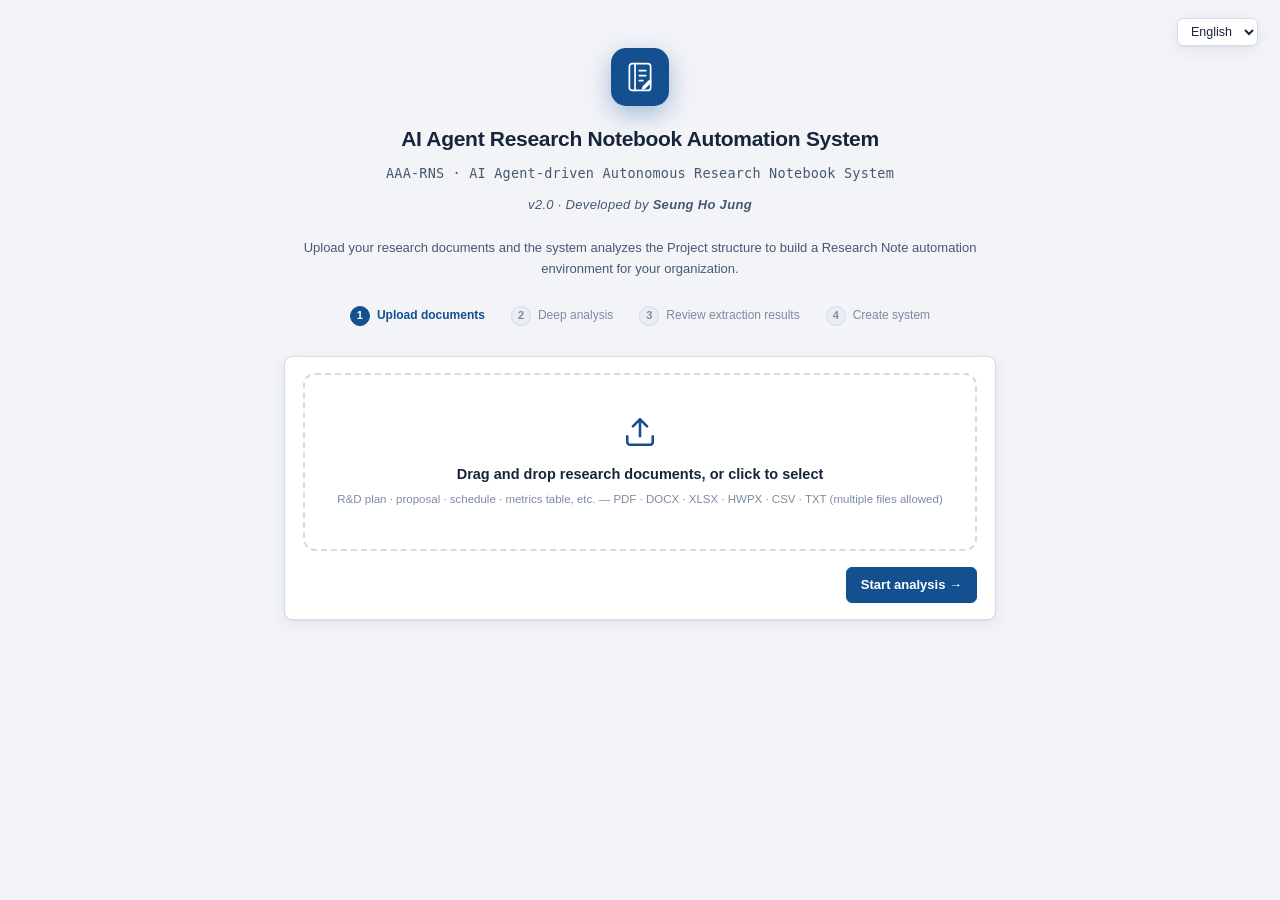
<file: index.html>
<!DOCTYPE html>
<html lang="ko" data-theme="institutional">
<head>
<meta charset="utf-8">
<meta name="viewport" content="width=device-width, initial-scale=1">
<!-- 콘텐츠 보안 정책 — 완전 오프라인 동작. 외부 도메인 연결 자체를 차단한다.
     · 모든 파서·문서 생성기·차트가 자체 구현이므로 CDN 이 필요 없다.
     · connect-src 'self' — 저장형 XSS 가 있어도 데이터를 외부로 유출할 수 없다.
     · LLM 엔진(Claude·Gemini·OpenAI) 엔드포인트 3곳만 예외로 허용한다 — 그 외 외부 연결은 전부 차단. -->
<meta http-equiv="Content-Security-Policy" content="default-src 'self'; script-src 'self'; style-src 'self' 'unsafe-inline'; img-src 'self' data: blob:; font-src 'self' data:; connect-src 'self' https://api.anthropic.com https://generativelanguage.googleapis.com https://api.openai.com; frame-src 'self' blob:; object-src 'none'; base-uri 'self'; form-action 'self'">
<title>AI 에이전트 연구노트 자동화 시스템 · AAA-RNS</title>
<meta name="author" content="Seung Ho Jung">
<meta name="description" content="AAA-RNS — AI Agent-driven Autonomous Research Notebook System. Developed by Seung Ho Jung.">
<link rel="stylesheet" href="css/app.css">
<link rel="icon" href="data:image/svg+xml,<svg xmlns='http://www.w3.org/2000/svg' viewBox='0 0 100 100'><rect width='100' height='100' rx='22' fill='%2314508f'/><g fill='none' stroke='white' stroke-width='5.5' stroke-linecap='round' stroke-linejoin='round'><rect x='26' y='14' width='52' height='68' rx='8'/><path d='M40 14v68'/><path d='M50 32h18M50 46h18M50 60h11'/></g></svg>">
</head>
<body>
<div id="app" hidden>
  <aside id="side">
    <div id="brand">
      <div class="t" id="brandName">AAA-RNS</div>
      <div class="s" id="brandCode">—</div>
    </div>
    <div id="sideStore" hidden></div>
    <nav id="nav"></nav>
    <div id="sideFoot">
      AAA-RNS v2.0<br>
      AI 에이전트 연구노트 자동화 시스템<br>
      <span class="mono" style="font-size:9.5px">AI Agent-driven Autonomous<br>Research Notebook System</span><br>
      <span class="devCred" title="AAA-RNS v2.0 · 2026 · All architecture, engines and verification by Seung Ho Jung">Developed by <b>Seung Ho Jung</b></span>
    </div>
  </aside>
  <div id="main">
    <header id="topbar">
      <button id="topBack" title="이전 화면으로" hidden>&#8592;</button>
      <div id="topTitle">대시보드</div>
      <div id="topMeta"></div>
      <div id="topRight"></div>
    </header>
    <div id="content"></div>
  </div>
</div>

<div id="onboard" hidden></div>
<!-- 첫 화면(설치 등록 인증·온보딩) 전용 언어 선택기.
     #onboard 밖에 두어 화면이 다시 그려져도 사라지지 않는다.
     앱에 진입하면 헤더의 선택기가 그 역할을 이어받는다. -->
<div id="preLang" hidden data-no-i18n="1"></div>
<div id="toast"></div>
<div id="printArea" hidden></div>

<script type="module" src="js/ui/app.js"></script>
</body>
</html>
</file>
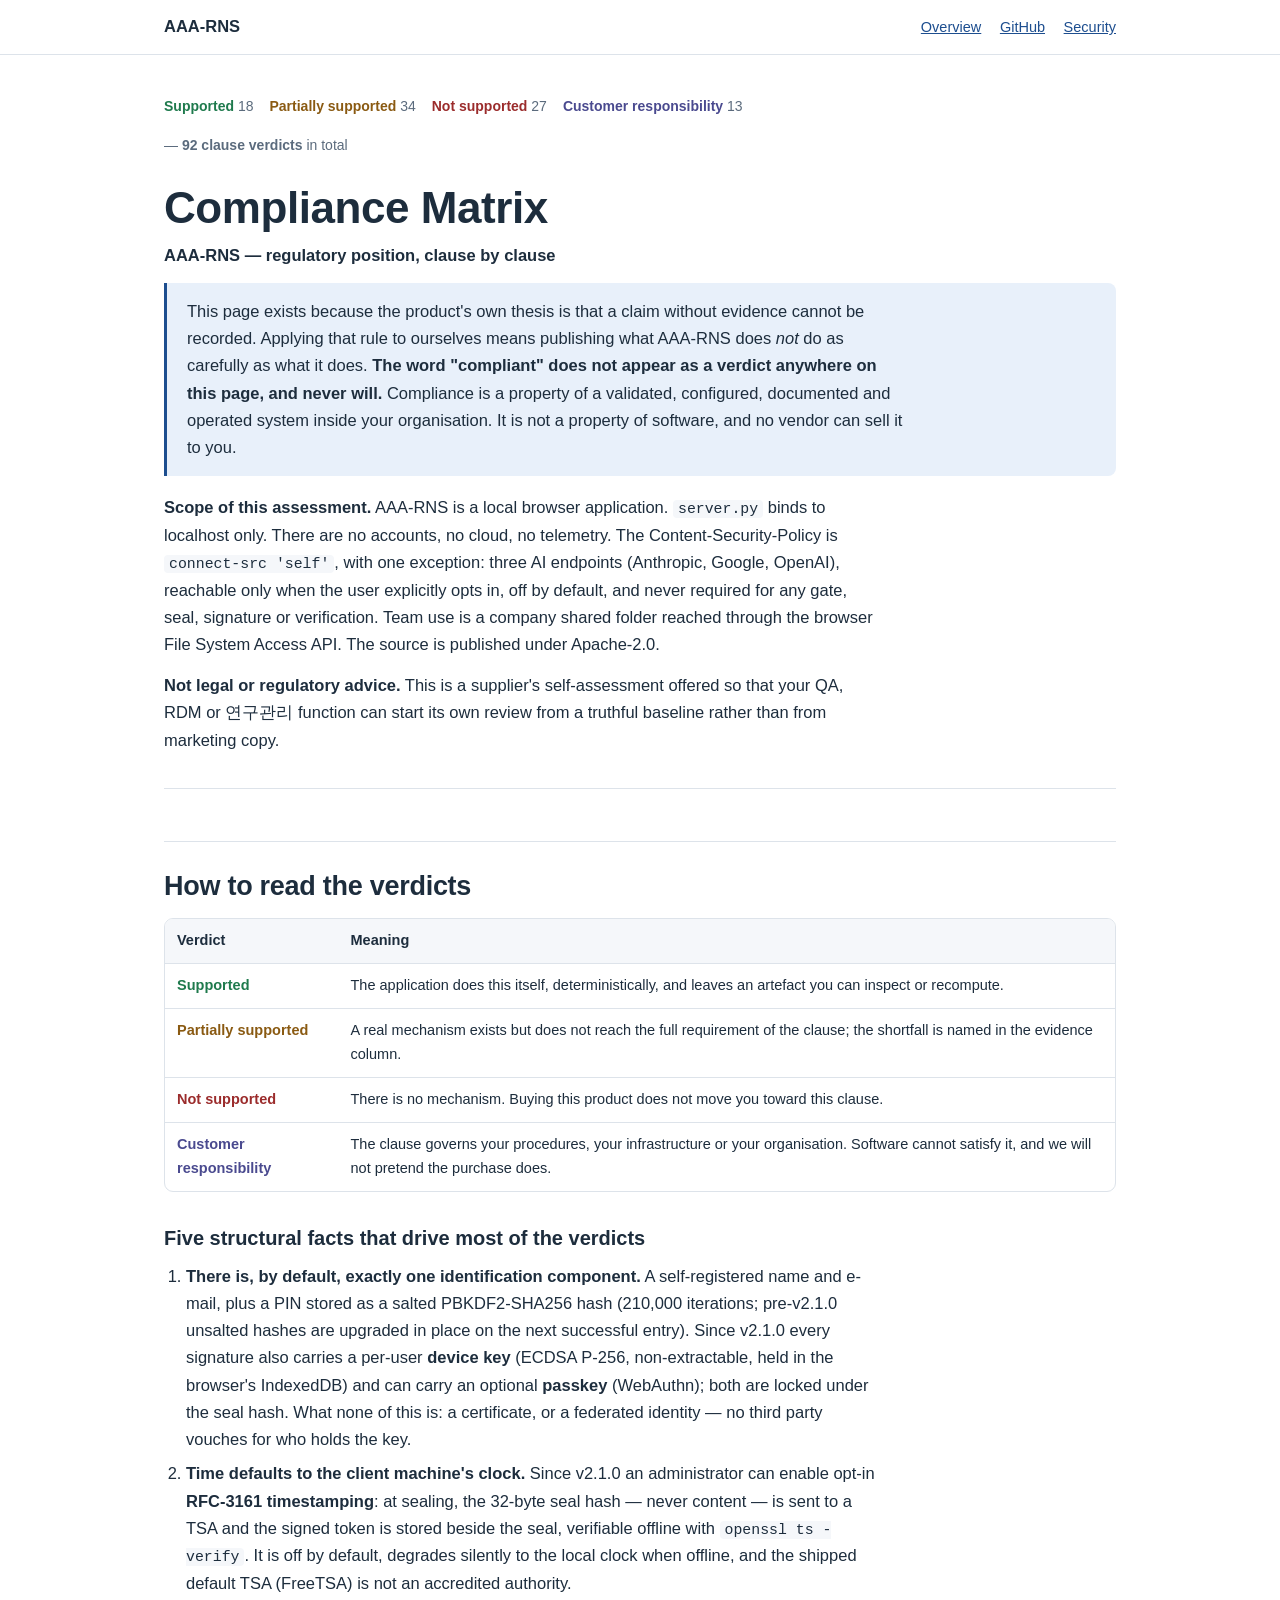
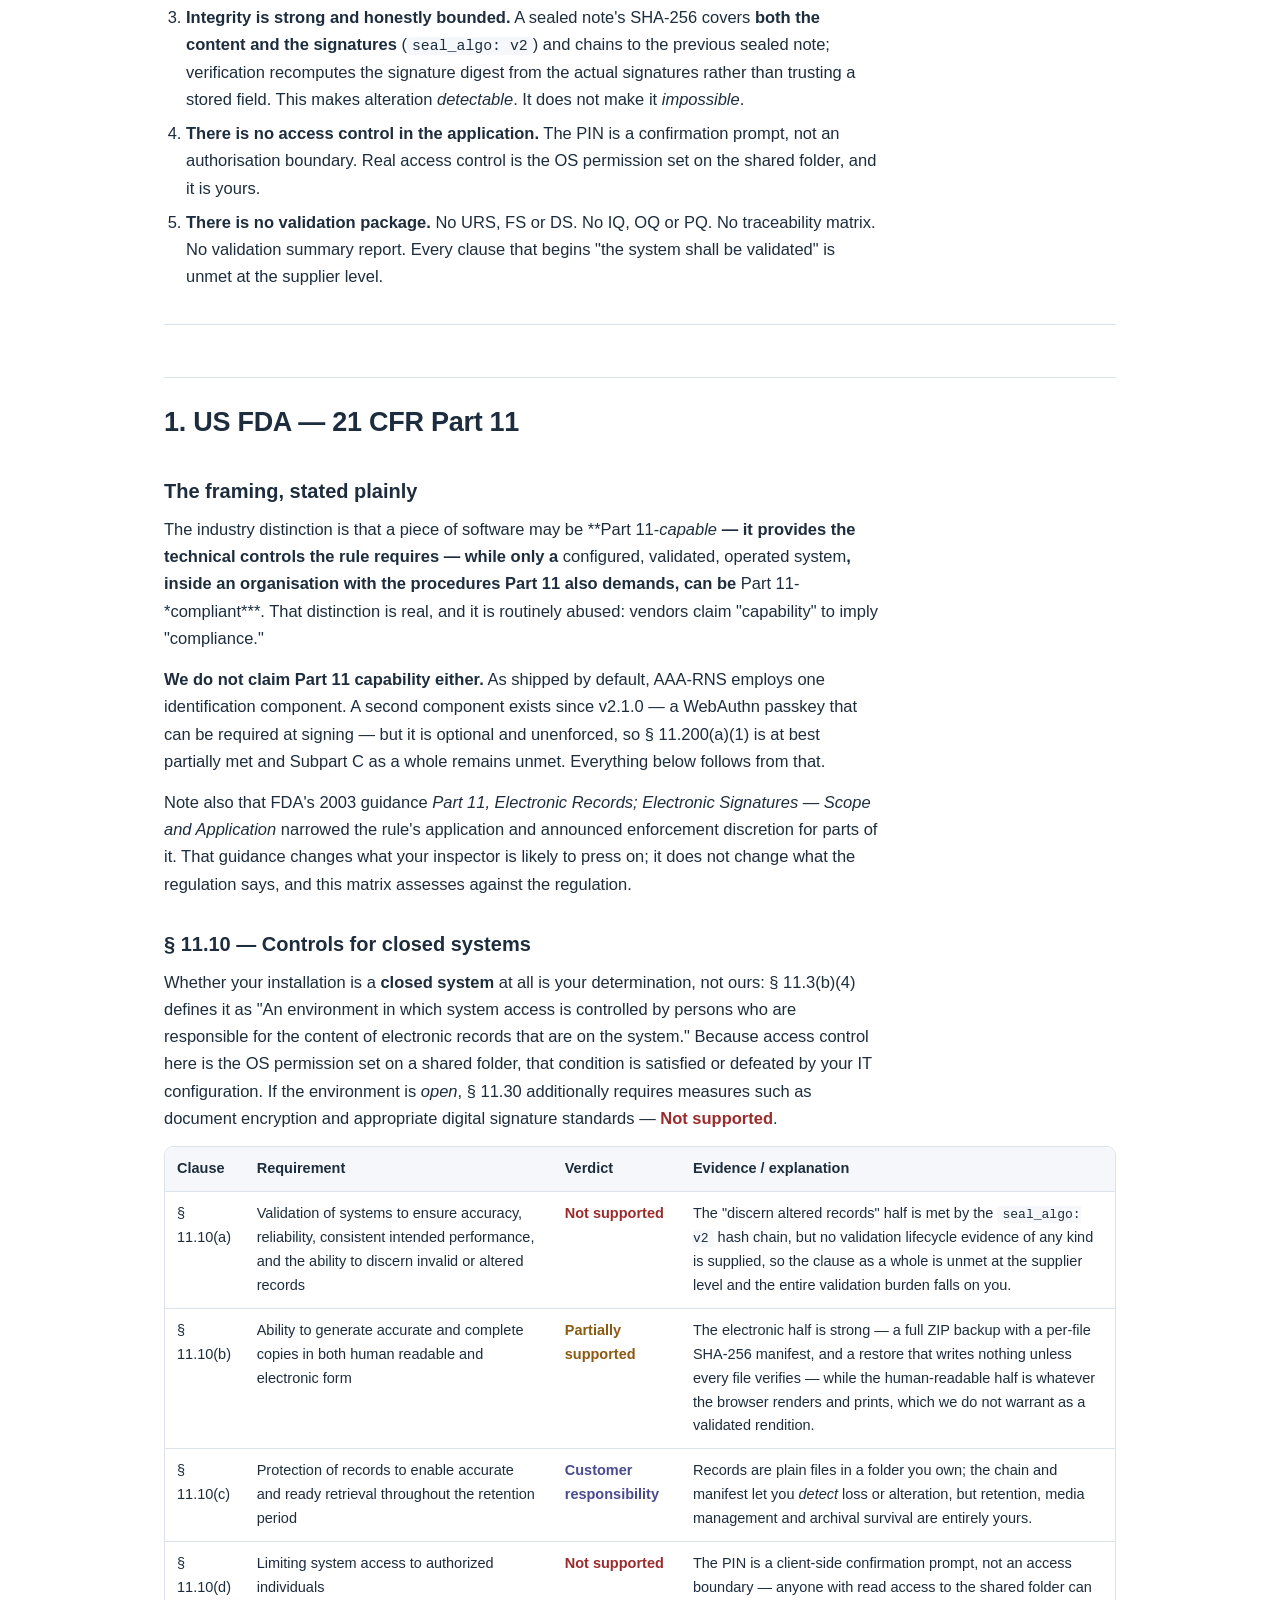
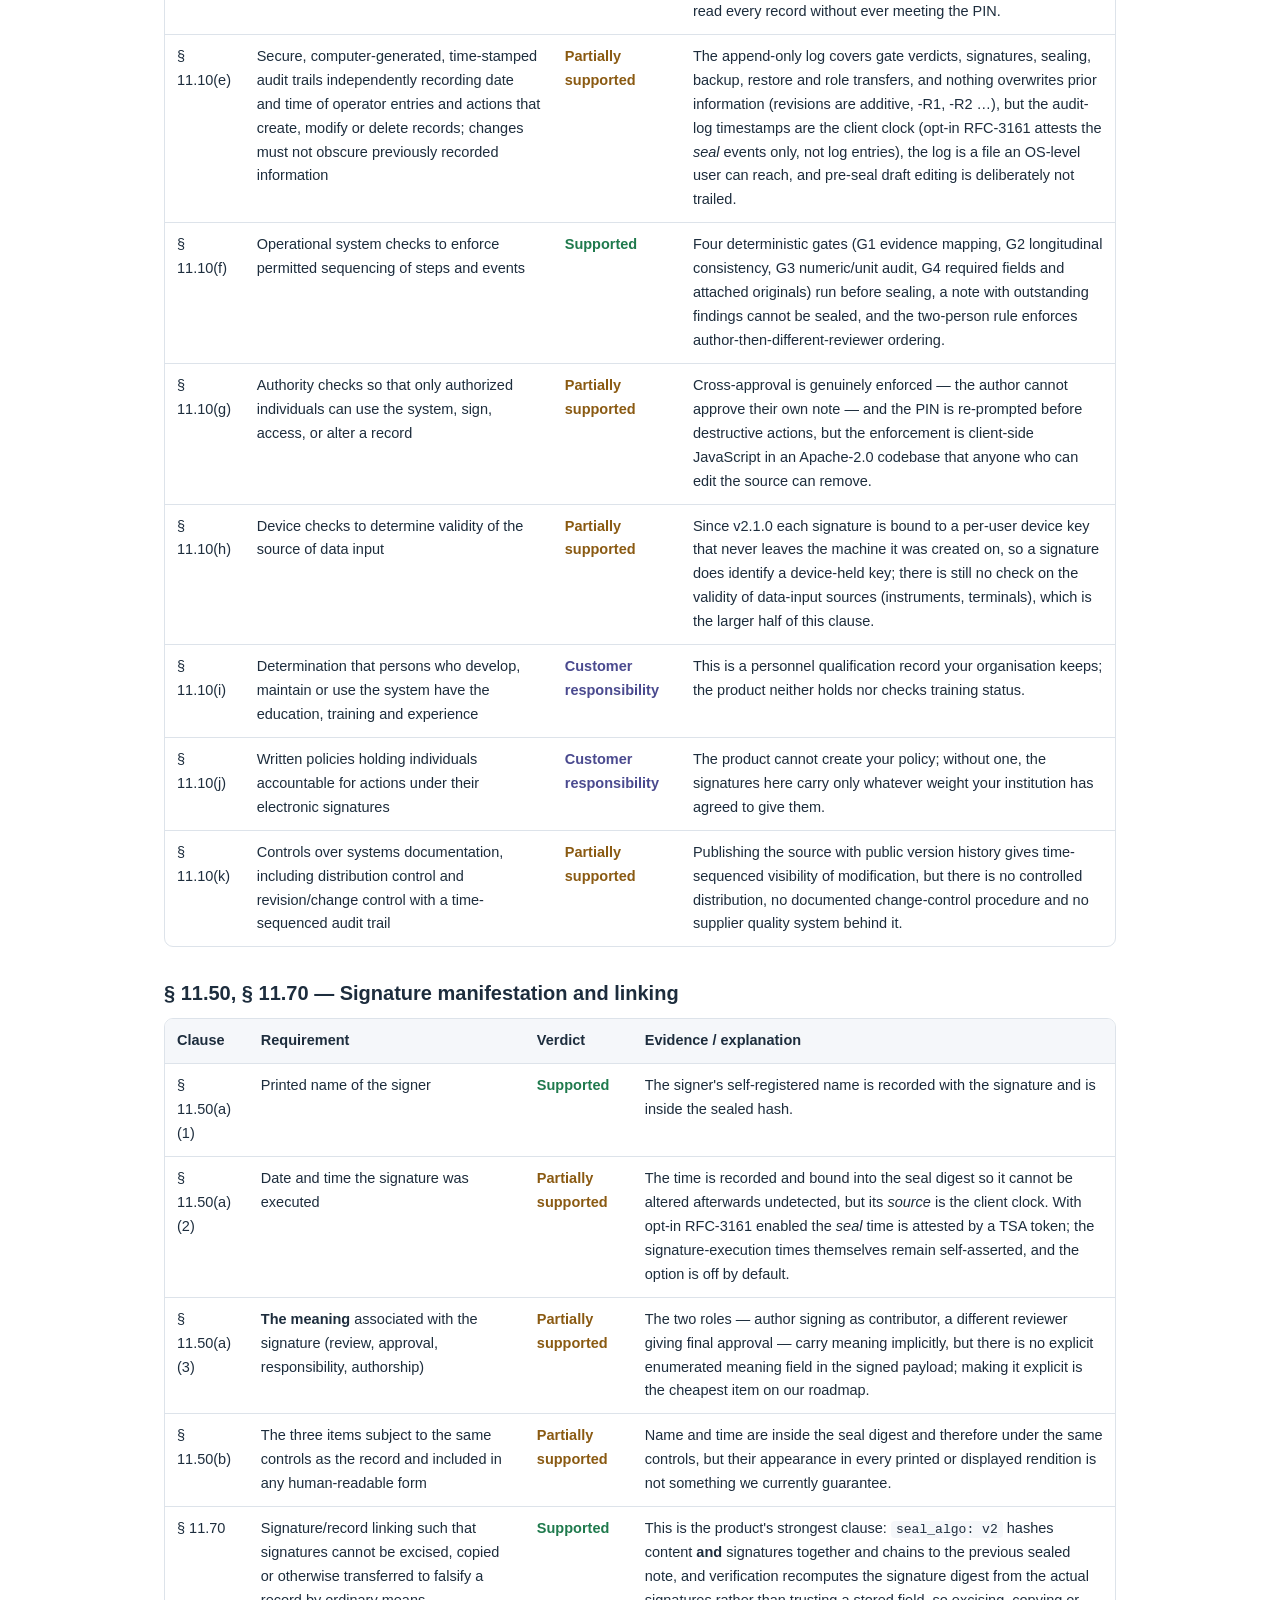
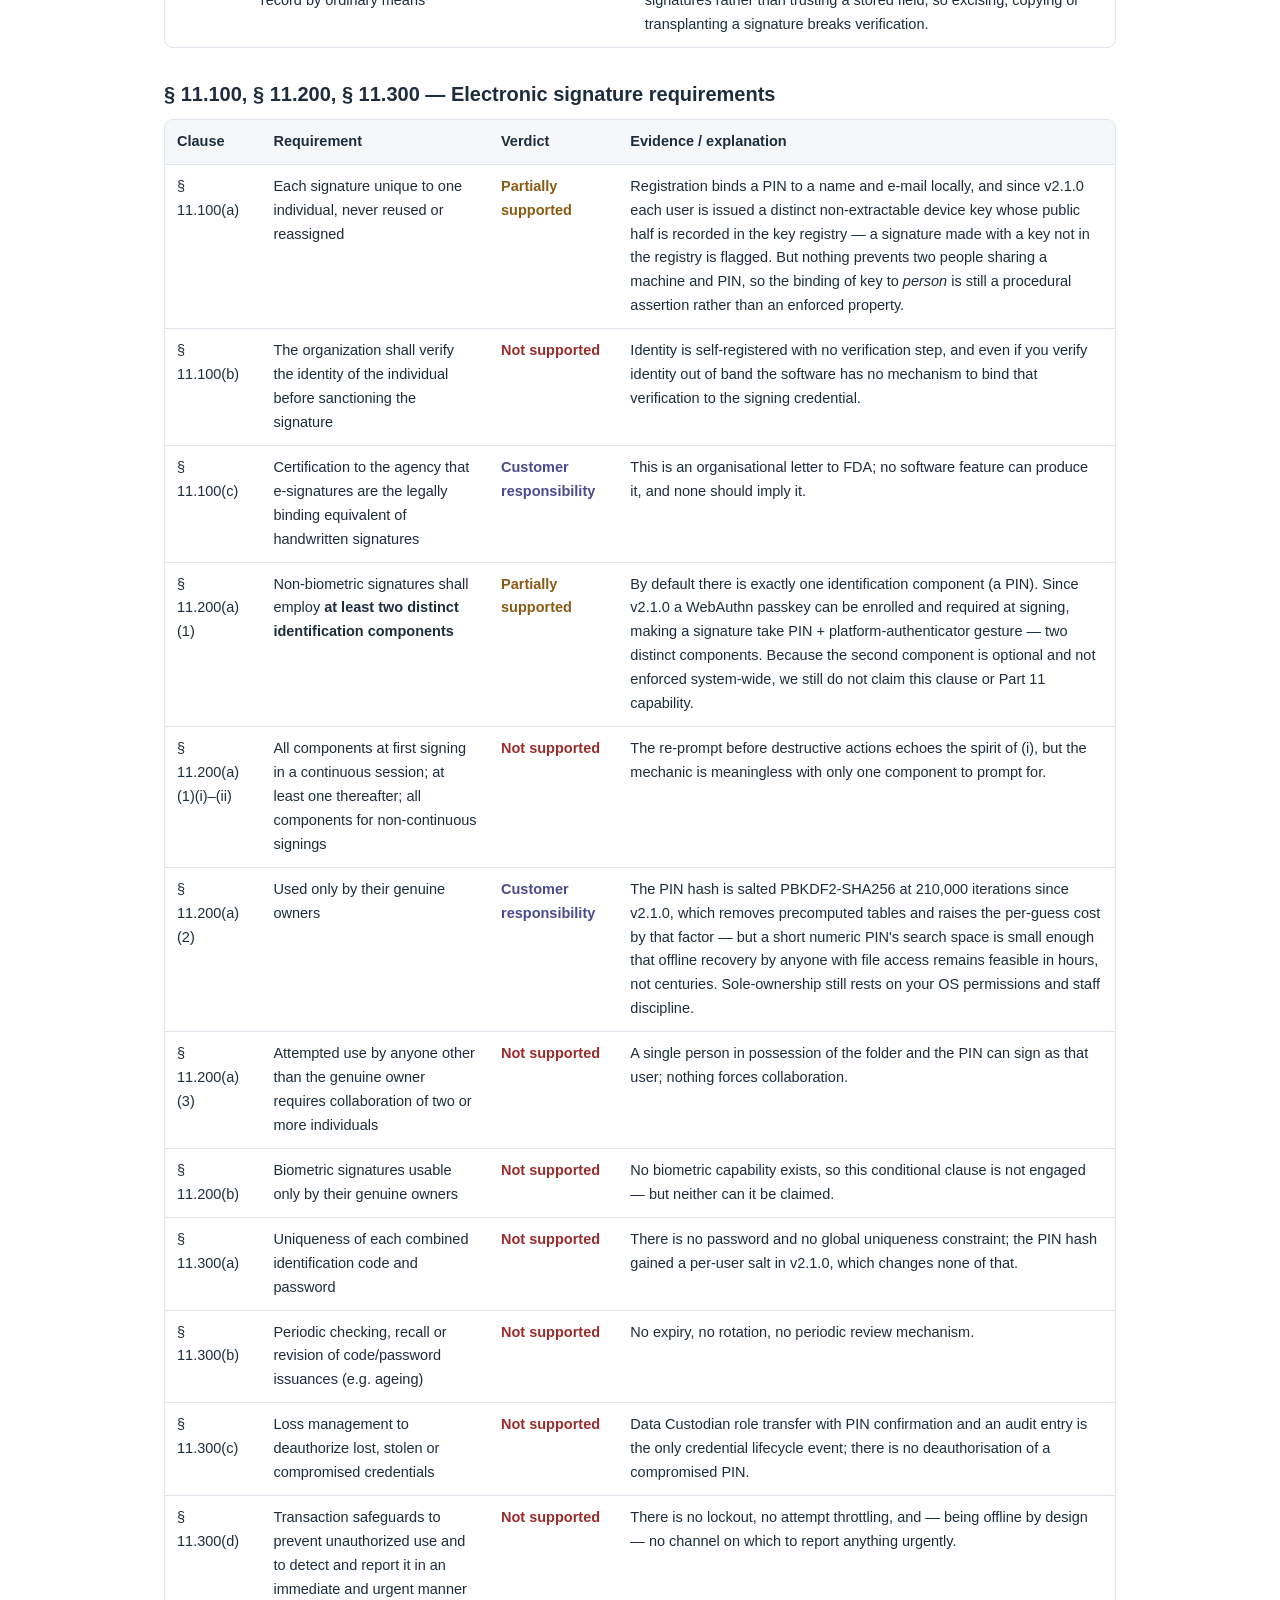
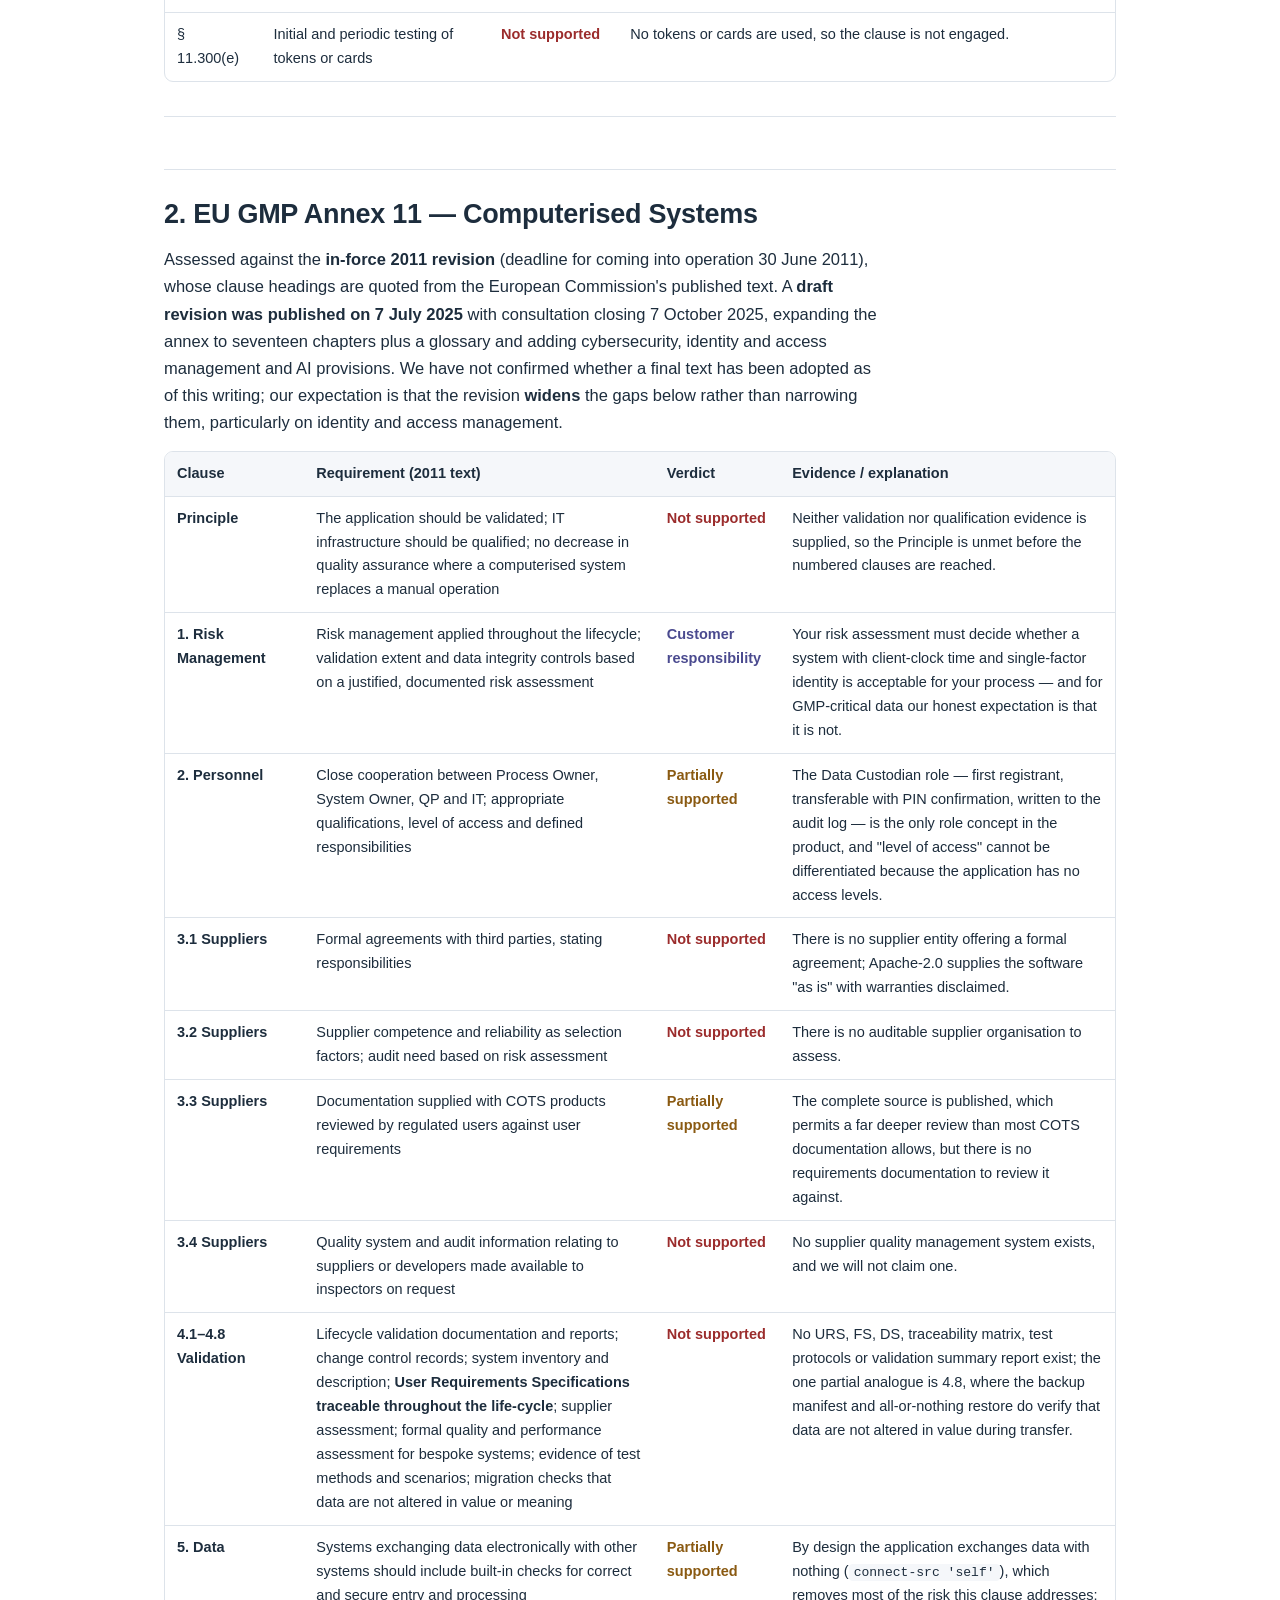
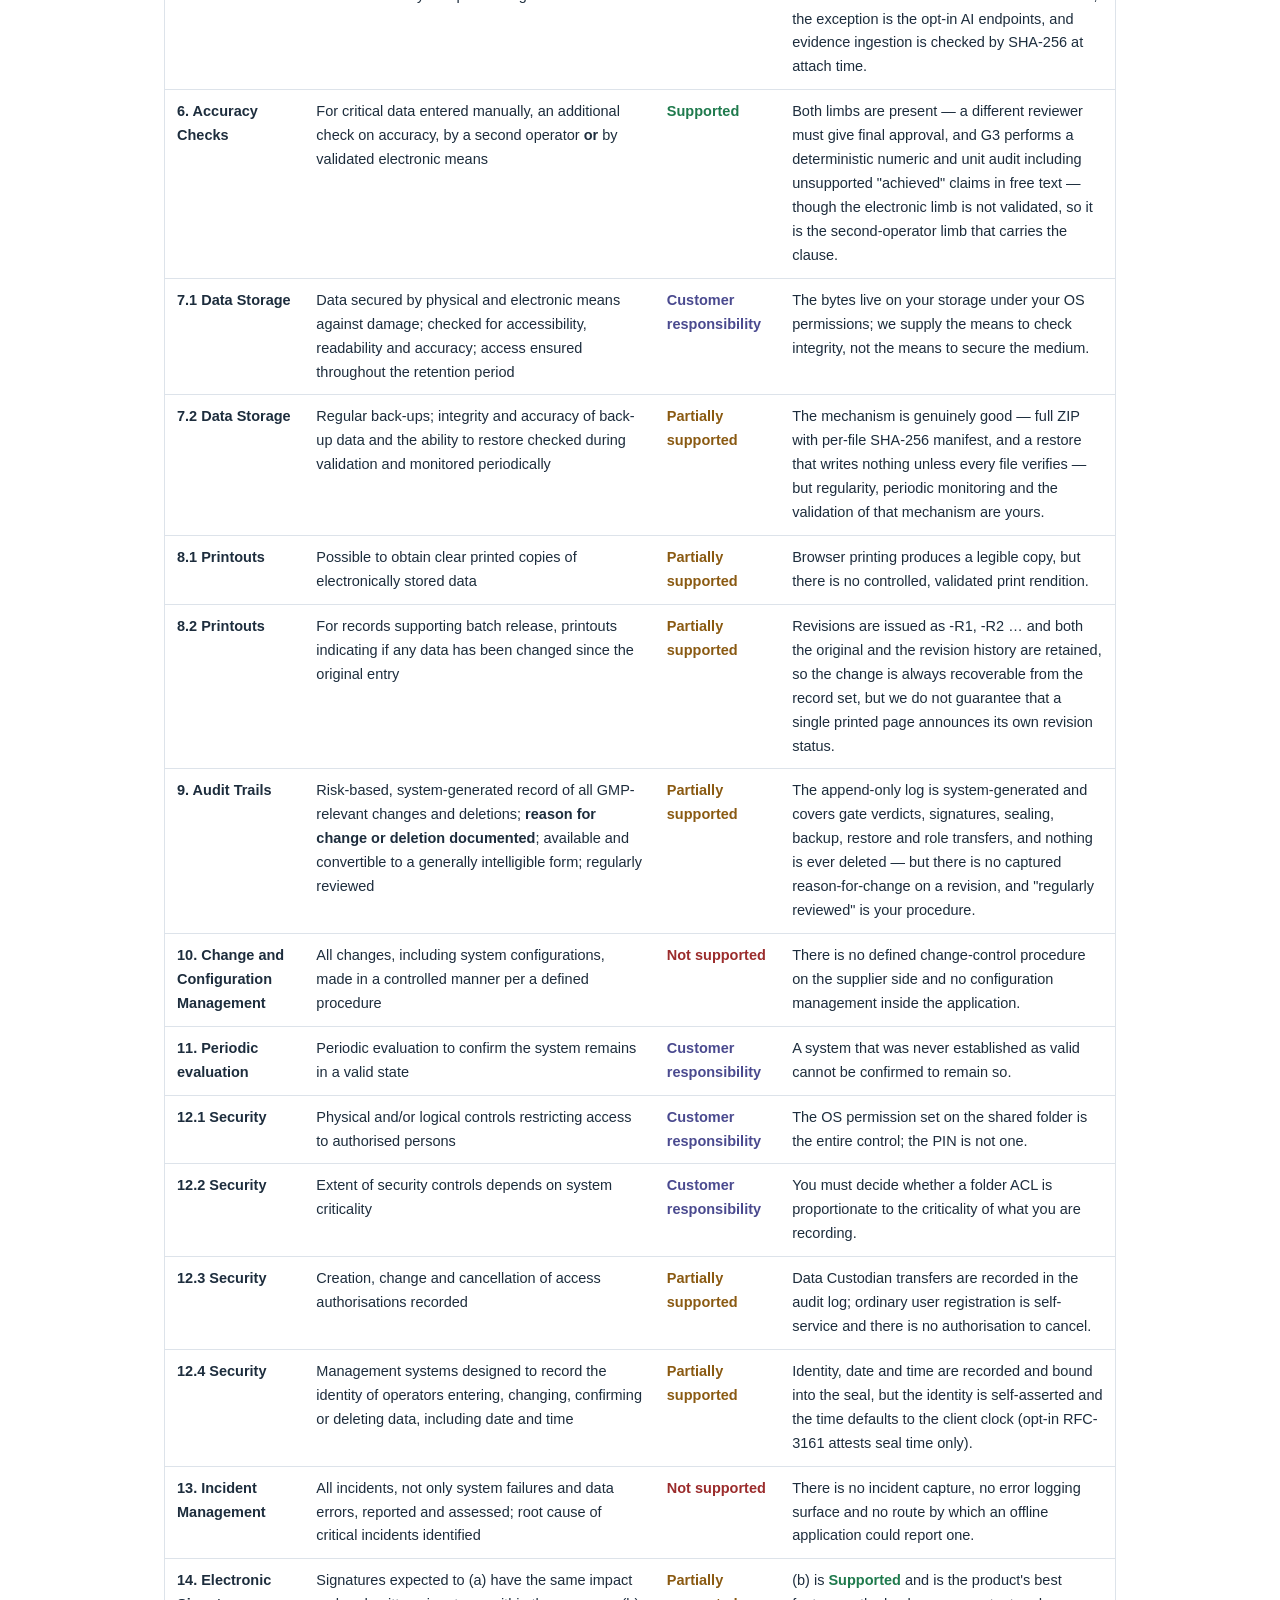
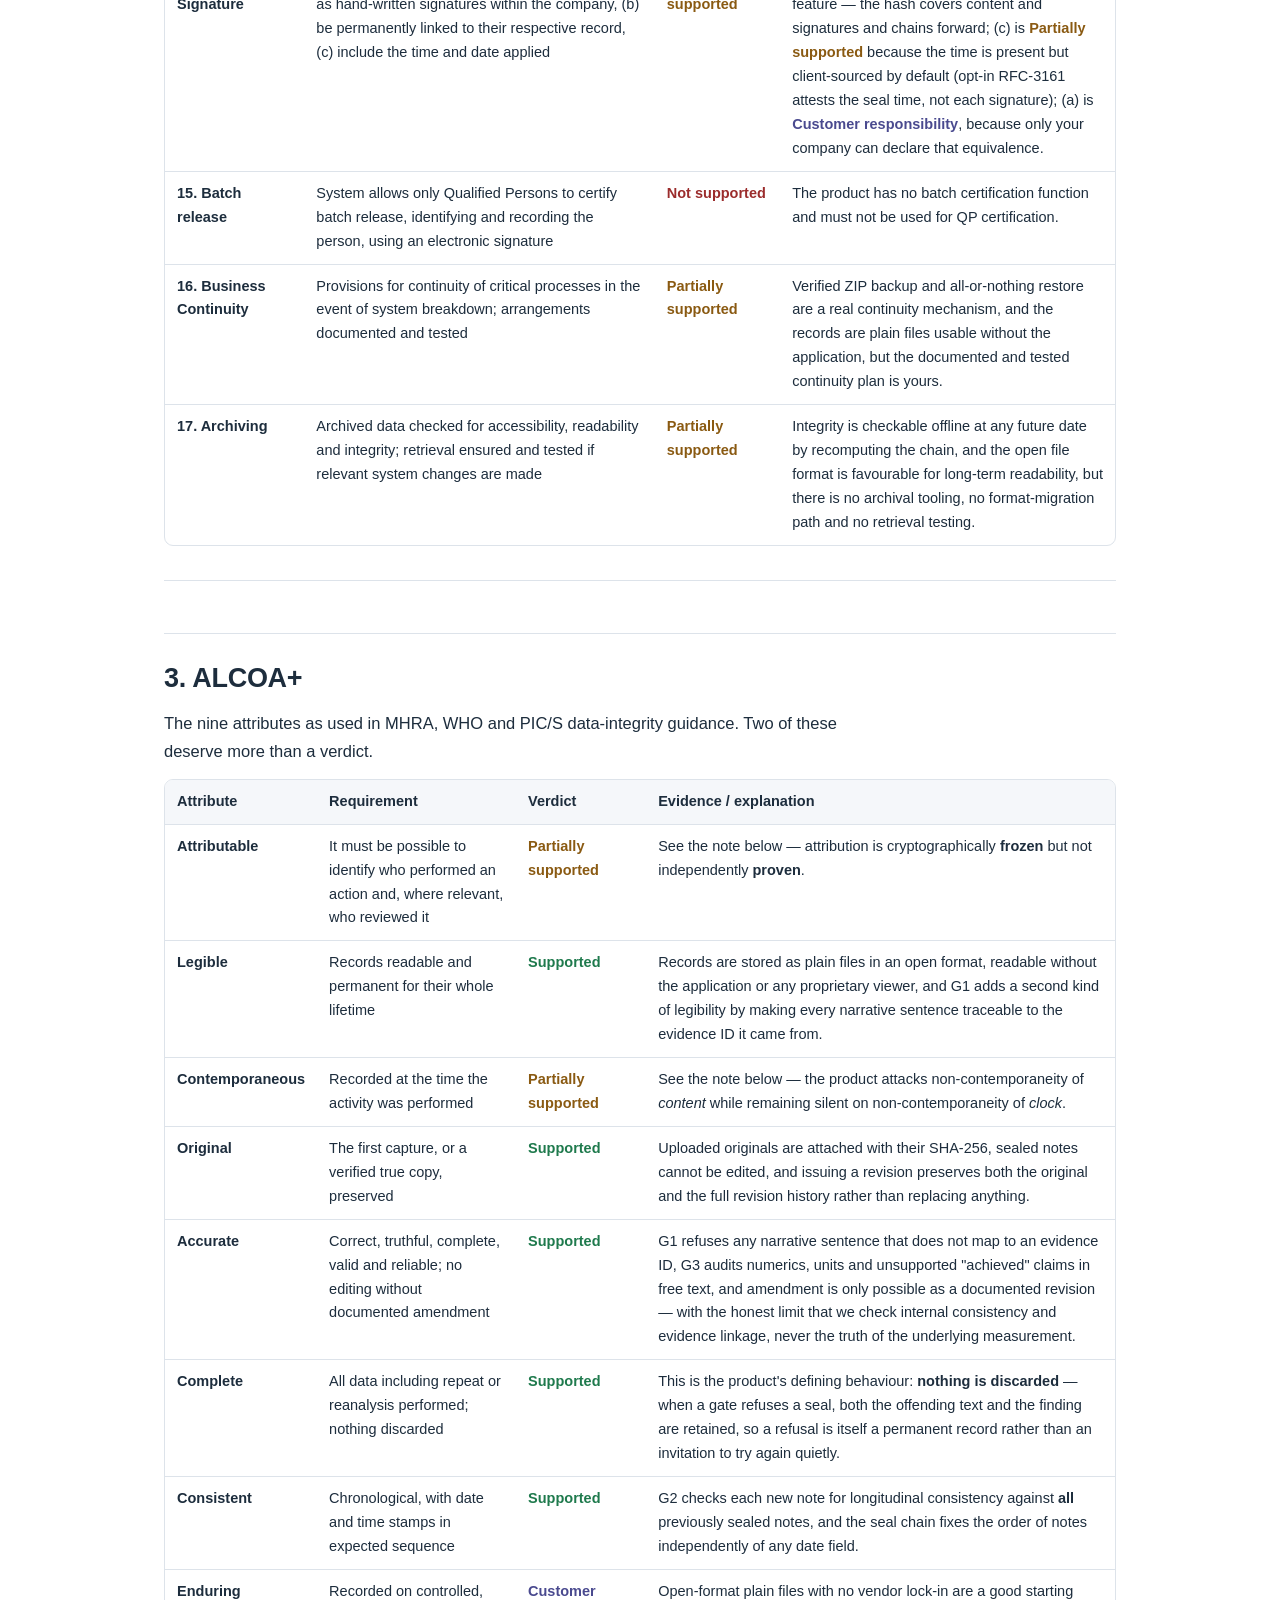
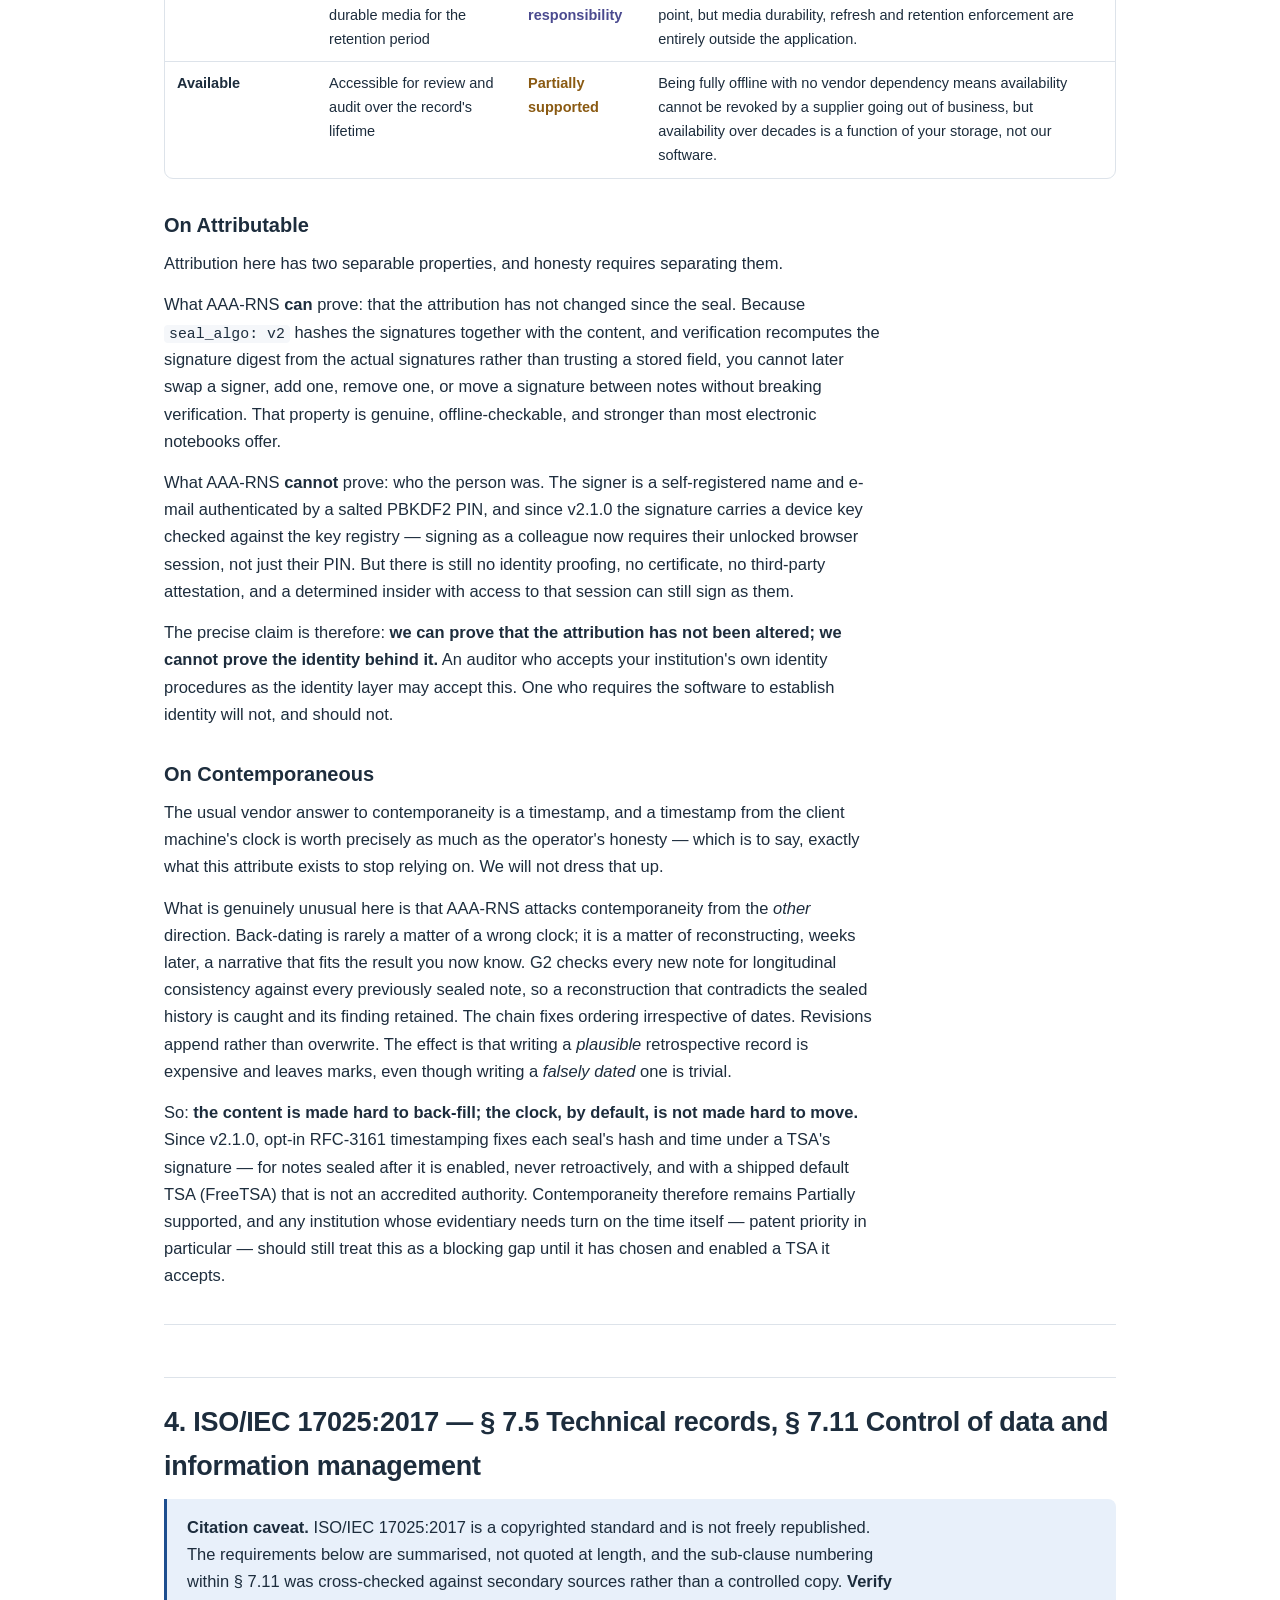
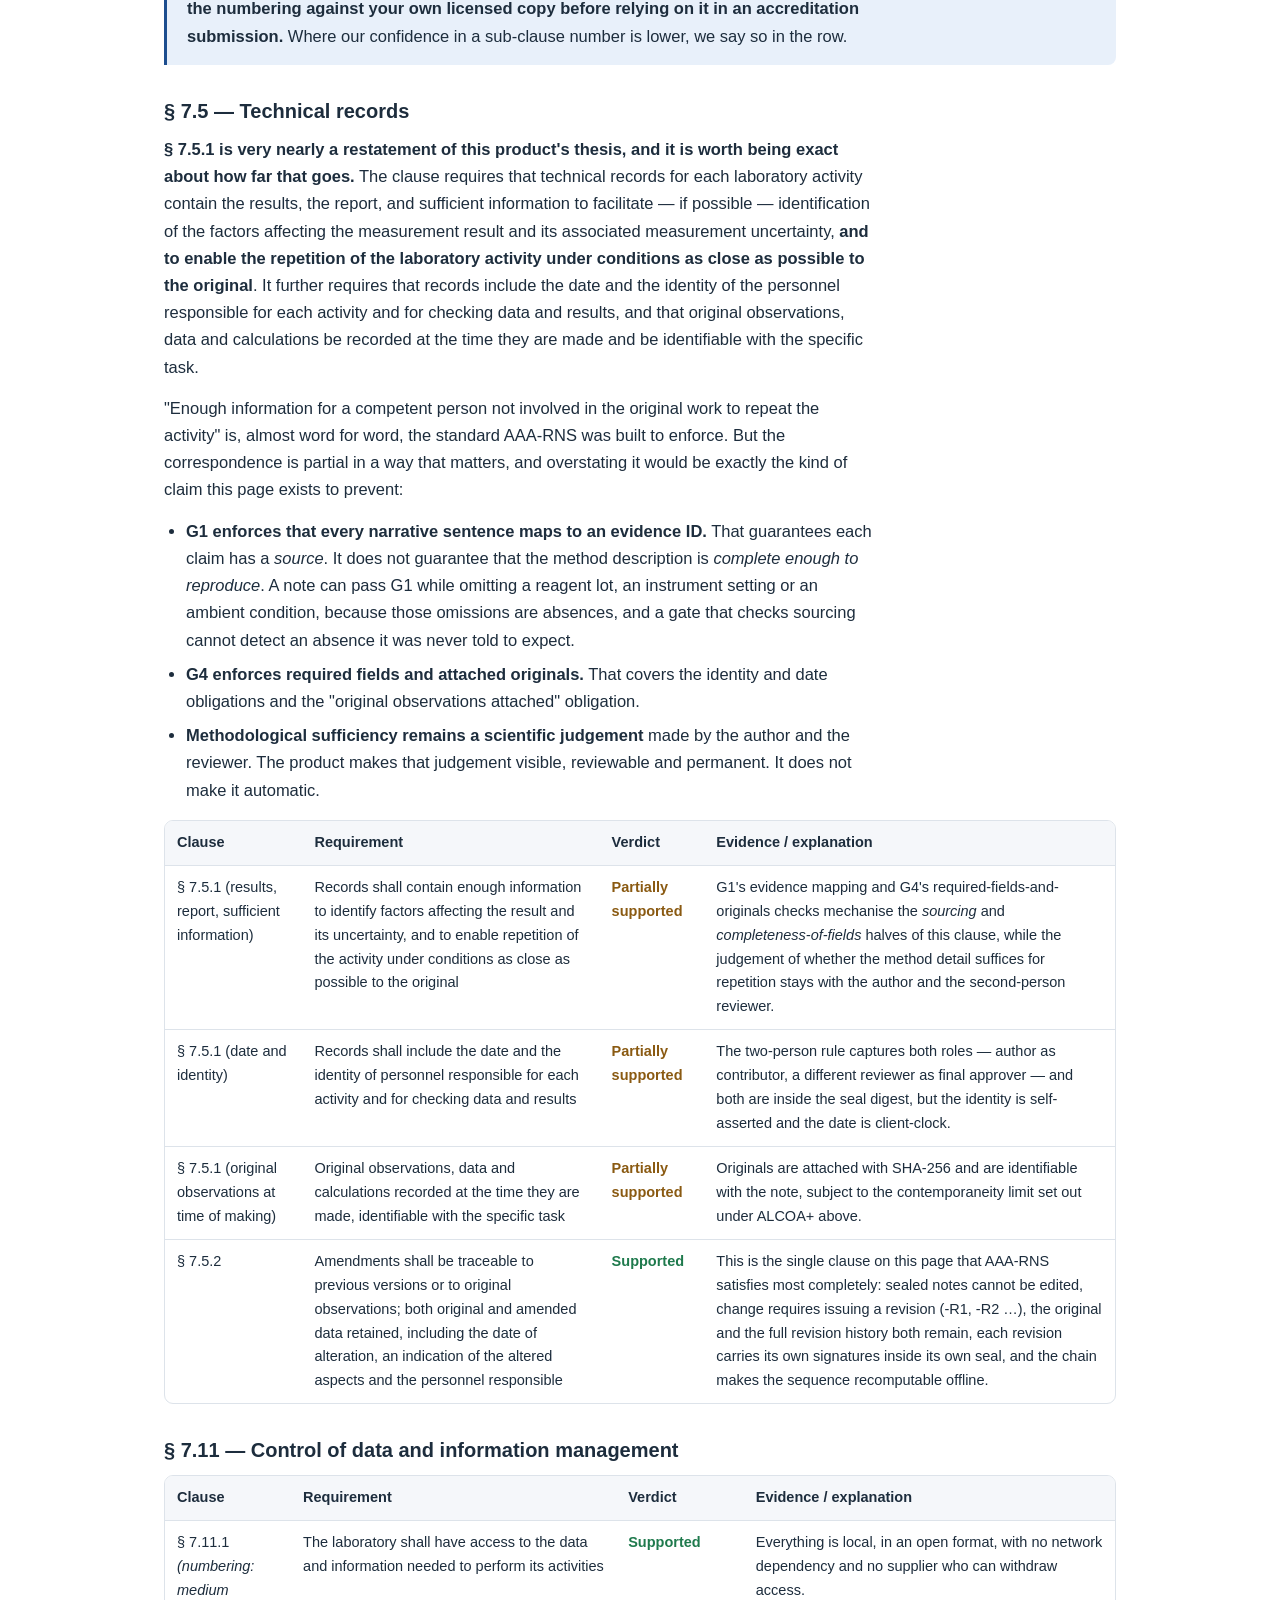
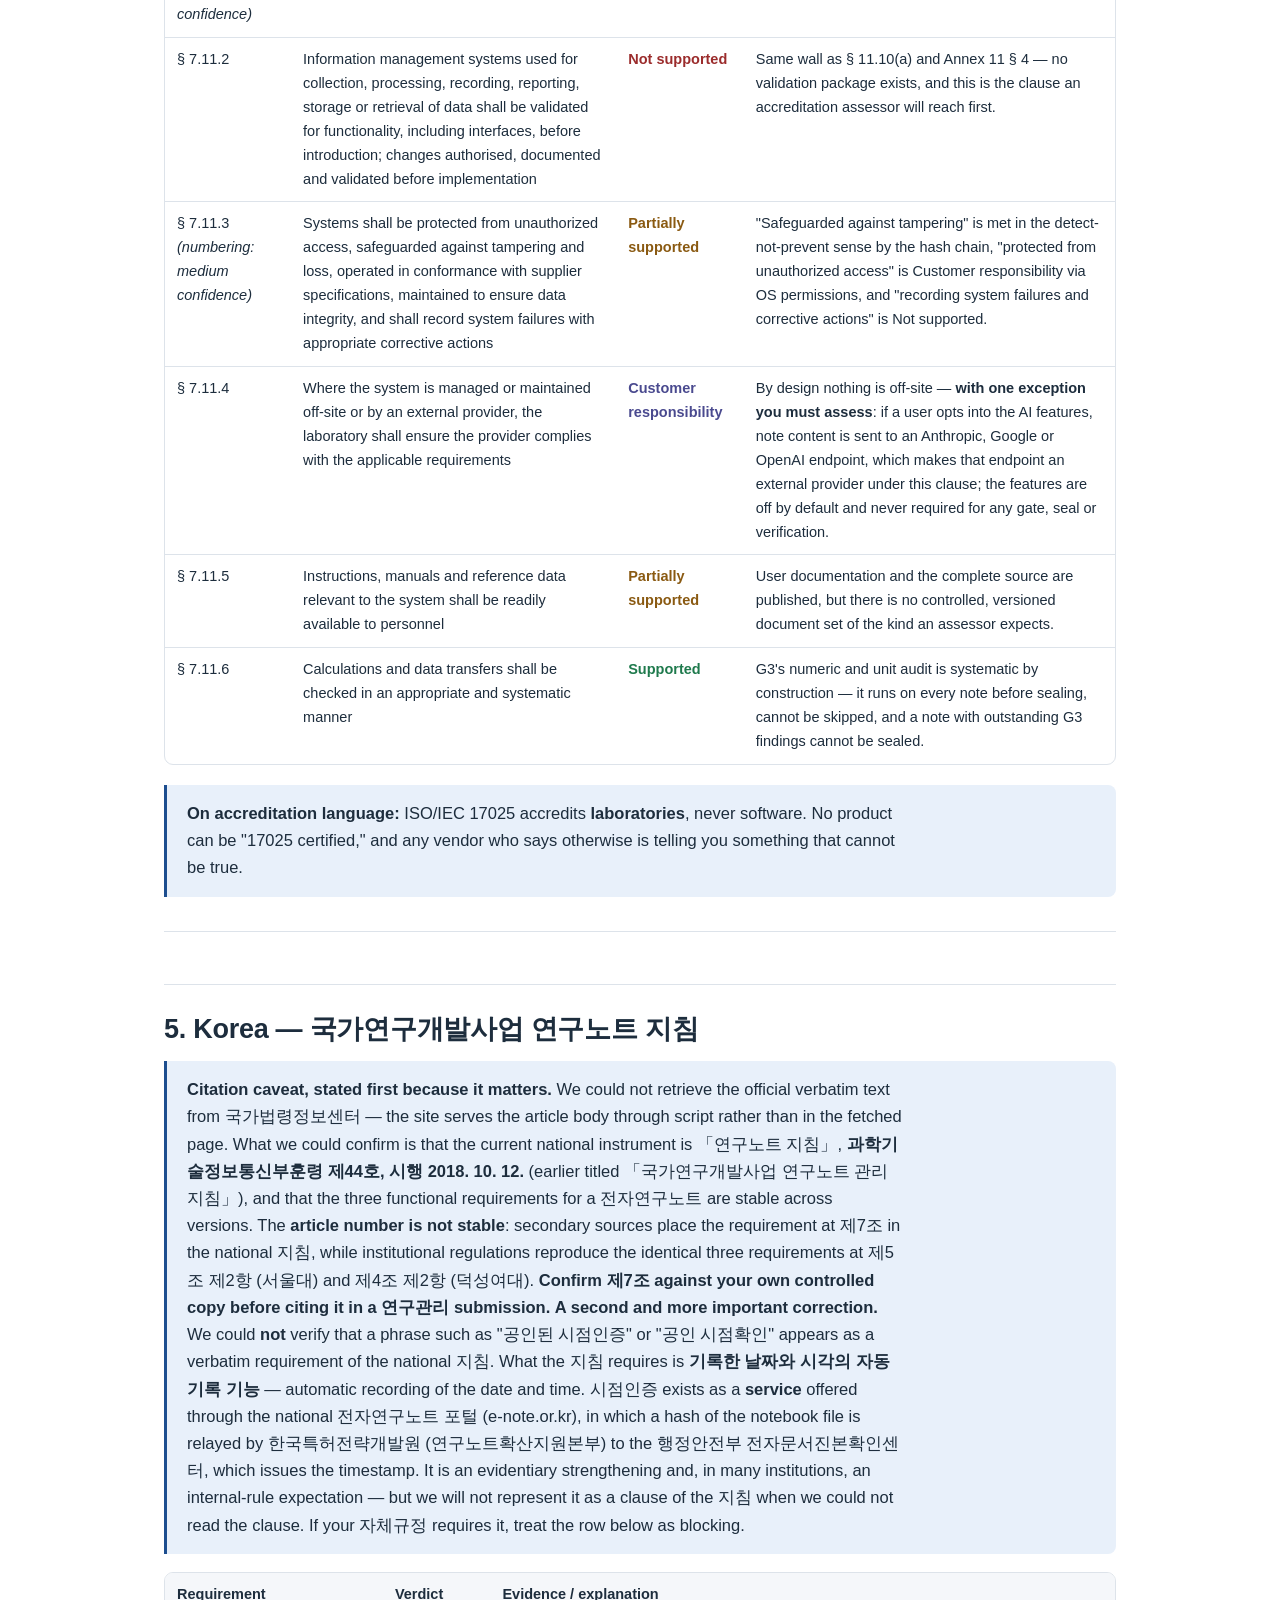
<file: docs/compliance.html>
<!doctype html>
<html lang="en">
<head>
<meta charset="utf-8">
<meta name="viewport" content="width=device-width, initial-scale=1">
<title>Compliance matrix — AAA-RNS</title>
<meta name="description" content="Clause-by-clause regulatory position of AAA-RNS against 21 CFR Part 11, EU GMP Annex 11, ALCOA+, ISO/IEC 17025, Korea's 연구노트 지침 and Japan's ER/ES guideline. The word compliant is never used as a verdict.">
<link rel="canonical" href="https://hopejsh.github.io/aaa-rns/compliance.html">
<meta property="og:title" content="Compliance matrix — AAA-RNS">
<meta property="og:description" content="A supplier self-assessment that publishes what the product does not do as carefully as what it does.">
<meta property="og:image" content="https://raw.githubusercontent.com/hopejsh/aaa-rns/main/.github/branding/social-preview.png">
<style>
  :root{
    --ink:#1d2d3d; --ink-2:#2a3f56; --paper:#fff; --wash:#f5f7fa; --line:#dde3ea;
    --muted:#5b6b7d; --accent:#1d4e8f; --accent-soft:#e8f0fa;
    --yes:#1f7a4d; --part:#8a5a12; --no:#9b2c2c; --cust:#4a4a8f;
    --sans:'Barlow',-apple-system,BlinkMacSystemFont,'Segoe UI','Noto Sans KR','Noto Sans JP',sans-serif;
    --mono:ui-monospace,SFMono-Regular,'SF Mono',Menlo,monospace;
  }
  *{box-sizing:border-box;margin:0;padding:0}
  html{scroll-behavior:smooth}
  body{background:var(--paper);color:var(--ink);font-family:var(--sans);
       font-size:16.5px;line-height:1.65;-webkit-font-smoothing:antialiased}
  .wrap{max-width:1000px;margin:0 auto;padding:0 24px}
  a{color:var(--accent)}
  .topbar{position:sticky;top:0;z-index:20;background:var(--paper);border-bottom:1px solid var(--line)}
  .topbar .wrap{display:flex;align-items:center;justify-content:space-between;min-height:54px;gap:14px;flex-wrap:wrap}
  .brand{font-weight:700}.brand a{text-decoration:none;color:inherit}
  .topbar nav a{font-size:14.5px;margin-left:14px}
  main{padding:40px 0 70px}
  h1{font-size:clamp(30px,4.4vw,44px);line-height:1.15;margin:14px 0 8px;letter-spacing:-.01em}
  h2{font-size:27px;margin:52px 0 10px;padding-top:22px;border-top:1px solid var(--line);letter-spacing:-.01em}
  h3{font-size:20px;margin:30px 0 8px}
  h4{font-size:17px;margin:22px 0 6px}
  p{margin:0 0 14px;max-width:78ch}
  ul,ol{margin:0 0 16px;padding-left:22px;max-width:78ch}
  li{margin-bottom:7px}
  hr{border:0;border-top:1px solid var(--line);margin:34px 0}
  blockquote{border-left:3px solid var(--accent);background:var(--accent-soft);
    padding:15px 20px;border-radius:0 8px 8px 0;margin:0 0 18px}
  blockquote p{margin:0 0 9px}blockquote p:last-child{margin:0}
  code{font-family:var(--mono);font-size:.9em;background:var(--wash);padding:1px 5px;border-radius:4px}
  .scroll{overflow-x:auto;-webkit-overflow-scrolling:touch;margin:0 0 20px;
    border:1px solid var(--line);border-radius:9px}
  table{width:100%;border-collapse:collapse;font-size:14.5px;min-width:640px}
  th,td{text-align:left;padding:10px 12px;border-bottom:1px solid var(--line);vertical-align:top}
  th{background:var(--wash);font-weight:600;position:sticky;top:0}
  tr:last-child td{border-bottom:0}
  .v-yes{color:var(--yes)}.v-part{color:var(--part)}.v-no{color:var(--no)}.v-cust{color:var(--cust)}
  .legend{display:flex;gap:16px;flex-wrap:wrap;font-size:14px;color:var(--muted);margin:0 0 26px}
  .legend b{font-weight:600}
  footer{border-top:1px solid var(--line);padding:30px 0 60px;color:var(--muted);font-size:14.5px}
  footer a{color:var(--muted)}
  @media(max-width:760px){body{font-size:16px}h2{font-size:23px}}
</style>
</head>
<body>
<div class="topbar"><div class="wrap">
  <div class="brand"><a href="./">AAA-RNS</a></div>
  <nav>
    <a href="./">Overview</a>
    <a href="https://github.com/hopejsh/aaa-rns">GitHub</a>
    <a href="https://github.com/hopejsh/aaa-rns/blob/main/SECURITY.md">Security</a>
  </nav>
</div></div>
<main><div class="wrap">
<p class="legend">
  <span><b class="v-yes">Supported</b> 18</span>
  <span><b class="v-part">Partially supported</b> 34</span>
  <span><b class="v-no">Not supported</b> 27</span>
  <span><b class="v-cust">Customer responsibility</b> 13</span>
  <span>— <b>92 clause verdicts</b> in total</span>
</p>
<h1>Compliance Matrix</h1>
<p><strong>AAA-RNS — regulatory position, clause by clause</strong></p>
<blockquote><p>This page exists because the product's own thesis is that a claim without evidence cannot be recorded. Applying that rule to ourselves means publishing what AAA-RNS does <em>not</em> do as carefully as what it does. <strong>The word "compliant" does not appear as a verdict anywhere on this page, and never will.</strong> Compliance is a property of a validated, configured, documented and operated system inside your organisation. It is not a property of software, and no vendor can sell it to you.</p></blockquote>
<p><strong>Scope of this assessment.</strong> AAA-RNS is a local browser application. <code>server.py</code> binds to localhost only. There are no accounts, no cloud, no telemetry. The Content-Security-Policy is <code>connect-src 'self'</code>, with one exception: three AI endpoints (Anthropic, Google, OpenAI), reachable only when the user explicitly opts in, off by default, and never required for any gate, seal, signature or verification. Team use is a company shared folder reached through the browser File System Access API. The source is published under Apache-2.0.</p>
<p><strong>Not legal or regulatory advice.</strong> This is a supplier's self-assessment offered so that your QA, RDM or 연구관리 function can start its own review from a truthful baseline rather than from marketing copy.</p>
<hr>
<h2 id="how-to-read-the-verdicts">How to read the verdicts</h2>
<div class="scroll"><table><thead><tr><th>Verdict</th><th>Meaning</th></tr></thead><tbody><tr><td><strong class="v-yes">Supported</strong></td><td>The application does this itself, deterministically, and leaves an artefact you can inspect or recompute.</td></tr><tr><td><strong class="v-part">Partially supported</strong></td><td>A real mechanism exists but does not reach the full requirement of the clause; the shortfall is named in the evidence column.</td></tr><tr><td><strong class="v-no">Not supported</strong></td><td>There is no mechanism. Buying this product does not move you toward this clause.</td></tr><tr><td><strong class="v-cust">Customer responsibility</strong></td><td>The clause governs your procedures, your infrastructure or your organisation. Software cannot satisfy it, and we will not pretend the purchase does.</td></tr></tbody></table></div>
<h3 id="five-structural-facts-that-drive-most-of-the-ver">Five structural facts that drive most of the verdicts</h3>
<ol><li><strong>There is, by default, exactly one identification component.</strong> A self-registered name and e-mail, plus a PIN stored as a salted PBKDF2-SHA256 hash (210,000 iterations; pre-v2.1.0 unsalted hashes are upgraded in place on the next successful entry). Since v2.1.0 every signature also carries a per-user <strong>device key</strong> (ECDSA P-256, non-extractable, held in the browser's IndexedDB) and can carry an optional <strong>passkey</strong> (WebAuthn); both are locked under the seal hash. What none of this is: a certificate, or a federated identity — no third party vouches for who holds the key.</li><li><strong>Time defaults to the client machine's clock.</strong> Since v2.1.0 an administrator can enable opt-in <strong>RFC-3161 timestamping</strong>: at sealing, the 32-byte seal hash — never content — is sent to a TSA and the signed token is stored beside the seal, verifiable offline with <code>openssl ts -verify</code>. It is off by default, degrades silently to the local clock when offline, and the shipped default TSA (FreeTSA) is not an accredited authority.</li><li><strong>Integrity is strong and honestly bounded.</strong> A sealed note's SHA-256 covers <strong>both the content and the signatures</strong> (<code>seal_algo: v2</code>) and chains to the previous sealed note; verification recomputes the signature digest from the actual signatures rather than trusting a stored field. This makes alteration <em>detectable</em>. It does not make it <em>impossible</em>.</li><li><strong>There is no access control in the application.</strong> The PIN is a confirmation prompt, not an authorisation boundary. Real access control is the OS permission set on the shared folder, and it is yours.</li><li><strong>There is no validation package.</strong> No URS, FS or DS. No IQ, OQ or PQ. No traceability matrix. No validation summary report. Every clause that begins "the system shall be validated" is unmet at the supplier level.</li></ol>
<hr>
<h2 id="1-us-fda-21-cfr-part-11">1. US FDA — 21 CFR Part 11</h2>
<h3 id="the-framing-stated-plainly">The framing, stated plainly</h3>
<p>The industry distinction is that a piece of software may be **Part 11-<em>capable</em><strong> — it provides the technical controls the rule requires — while only a </strong>configured, validated, operated system<strong>, inside an organisation with the procedures Part 11 also demands, can be </strong>Part 11-*compliant***. That distinction is real, and it is routinely abused: vendors claim "capability" to imply "compliance."</p>
<p><strong>We do not claim Part 11 capability either.</strong> As shipped by default, AAA-RNS employs one identification component. A second component exists since v2.1.0 — a WebAuthn passkey that can be required at signing — but it is optional and unenforced, so § 11.200(a)(1) is at best partially met and Subpart C as a whole remains unmet. Everything below follows from that.</p>
<p>Note also that FDA's 2003 guidance <em>Part 11, Electronic Records; Electronic Signatures — Scope and Application</em> narrowed the rule's application and announced enforcement discretion for parts of it. That guidance changes what your inspector is likely to press on; it does not change what the regulation says, and this matrix assesses against the regulation.</p>
<h3 id="11-10-controls-for-closed-systems">§ 11.10 — Controls for closed systems</h3>
<p>Whether your installation is a <strong>closed system</strong> at all is your determination, not ours: § 11.3(b)(4) defines it as "An environment in which system access is controlled by persons who are responsible for the content of electronic records that are on the system." Because access control here is the OS permission set on a shared folder, that condition is satisfied or defeated by your IT configuration. If the environment is <em>open</em>, § 11.30 additionally requires measures such as document encryption and appropriate digital signature standards — <strong class="v-no">Not supported</strong>.</p>
<div class="scroll"><table><thead><tr><th>Clause</th><th>Requirement</th><th>Verdict</th><th>Evidence / explanation</th></tr></thead><tbody><tr><td>§ 11.10(a)</td><td>Validation of systems to ensure accuracy, reliability, consistent intended performance, and the ability to discern invalid or altered records</td><td><strong class="v-no">Not supported</strong></td><td>The "discern altered records" half is met by the <code>seal_algo: v2</code> hash chain, but no validation lifecycle evidence of any kind is supplied, so the clause as a whole is unmet at the supplier level and the entire validation burden falls on you.</td></tr><tr><td>§ 11.10(b)</td><td>Ability to generate accurate and complete copies in both human readable and electronic form</td><td><strong class="v-part">Partially supported</strong></td><td>The electronic half is strong — a full ZIP backup with a per-file SHA-256 manifest, and a restore that writes nothing unless every file verifies — while the human-readable half is whatever the browser renders and prints, which we do not warrant as a validated rendition.</td></tr><tr><td>§ 11.10(c)</td><td>Protection of records to enable accurate and ready retrieval throughout the retention period</td><td><strong class="v-cust">Customer responsibility</strong></td><td>Records are plain files in a folder you own; the chain and manifest let you <em>detect</em> loss or alteration, but retention, media management and archival survival are entirely yours.</td></tr><tr><td>§ 11.10(d)</td><td>Limiting system access to authorized individuals</td><td><strong class="v-no">Not supported</strong></td><td>The PIN is a client-side confirmation prompt, not an access boundary — anyone with read access to the shared folder can read every record without ever meeting the PIN.</td></tr><tr><td>§ 11.10(e)</td><td>Secure, computer-generated, time-stamped audit trails independently recording date and time of operator entries and actions that create, modify or delete records; changes must not obscure previously recorded information</td><td><strong class="v-part">Partially supported</strong></td><td>The append-only log covers gate verdicts, signatures, sealing, backup, restore and role transfers, and nothing overwrites prior information (revisions are additive, -R1, -R2 …), but the audit-log timestamps are the client clock (opt-in RFC-3161 attests the <em>seal</em> events only, not log entries), the log is a file an OS-level user can reach, and pre-seal draft editing is deliberately not trailed.</td></tr><tr><td>§ 11.10(f)</td><td>Operational system checks to enforce permitted sequencing of steps and events</td><td><strong class="v-yes">Supported</strong></td><td>Four deterministic gates (G1 evidence mapping, G2 longitudinal consistency, G3 numeric/unit audit, G4 required fields and attached originals) run before sealing, a note with outstanding findings cannot be sealed, and the two-person rule enforces author-then-different-reviewer ordering.</td></tr><tr><td>§ 11.10(g)</td><td>Authority checks so that only authorized individuals can use the system, sign, access, or alter a record</td><td><strong class="v-part">Partially supported</strong></td><td>Cross-approval is genuinely enforced — the author cannot approve their own note — and the PIN is re-prompted before destructive actions, but the enforcement is client-side JavaScript in an Apache-2.0 codebase that anyone who can edit the source can remove.</td></tr><tr><td>§ 11.10(h)</td><td>Device checks to determine validity of the source of data input</td><td><strong class="v-part">Partially supported</strong></td><td>Since v2.1.0 each signature is bound to a per-user device key that never leaves the machine it was created on, so a signature does identify a device-held key; there is still no check on the validity of data-input sources (instruments, terminals), which is the larger half of this clause.</td></tr><tr><td>§ 11.10(i)</td><td>Determination that persons who develop, maintain or use the system have the education, training and experience</td><td><strong class="v-cust">Customer responsibility</strong></td><td>This is a personnel qualification record your organisation keeps; the product neither holds nor checks training status.</td></tr><tr><td>§ 11.10(j)</td><td>Written policies holding individuals accountable for actions under their electronic signatures</td><td><strong class="v-cust">Customer responsibility</strong></td><td>The product cannot create your policy; without one, the signatures here carry only whatever weight your institution has agreed to give them.</td></tr><tr><td>§ 11.10(k)</td><td>Controls over systems documentation, including distribution control and revision/change control with a time-sequenced audit trail</td><td><strong class="v-part">Partially supported</strong></td><td>Publishing the source with public version history gives time-sequenced visibility of modification, but there is no controlled distribution, no documented change-control procedure and no supplier quality system behind it.</td></tr></tbody></table></div>
<h3 id="11-50-11-70-signature-manifestation-and-linking">§ 11.50, § 11.70 — Signature manifestation and linking</h3>
<div class="scroll"><table><thead><tr><th>Clause</th><th>Requirement</th><th>Verdict</th><th>Evidence / explanation</th></tr></thead><tbody><tr><td>§ 11.50(a)(1)</td><td>Printed name of the signer</td><td><strong class="v-yes">Supported</strong></td><td>The signer's self-registered name is recorded with the signature and is inside the sealed hash.</td></tr><tr><td>§ 11.50(a)(2)</td><td>Date and time the signature was executed</td><td><strong class="v-part">Partially supported</strong></td><td>The time is recorded and bound into the seal digest so it cannot be altered afterwards undetected, but its <em>source</em> is the client clock. With opt-in RFC-3161 enabled the <em>seal</em> time is attested by a TSA token; the signature-execution times themselves remain self-asserted, and the option is off by default.</td></tr><tr><td>§ 11.50(a)(3)</td><td><strong>The meaning</strong> associated with the signature (review, approval, responsibility, authorship)</td><td><strong class="v-part">Partially supported</strong></td><td>The two roles — author signing as contributor, a different reviewer giving final approval — carry meaning implicitly, but there is no explicit enumerated meaning field in the signed payload; making it explicit is the cheapest item on our roadmap.</td></tr><tr><td>§ 11.50(b)</td><td>The three items subject to the same controls as the record and included in any human-readable form</td><td><strong class="v-part">Partially supported</strong></td><td>Name and time are inside the seal digest and therefore under the same controls, but their appearance in every printed or displayed rendition is not something we currently guarantee.</td></tr><tr><td>§ 11.70</td><td>Signature/record linking such that signatures cannot be excised, copied or otherwise transferred to falsify a record by ordinary means</td><td><strong class="v-yes">Supported</strong></td><td>This is the product's strongest clause: <code>seal_algo: v2</code> hashes content <strong>and</strong> signatures together and chains to the previous sealed note, and verification recomputes the signature digest from the actual signatures rather than trusting a stored field, so excising, copying or transplanting a signature breaks verification.</td></tr></tbody></table></div>
<h3 id="11-100-11-200-11-300-electronic-signature-requir">§ 11.100, § 11.200, § 11.300 — Electronic signature requirements</h3>
<div class="scroll"><table><thead><tr><th>Clause</th><th>Requirement</th><th>Verdict</th><th>Evidence / explanation</th></tr></thead><tbody><tr><td>§ 11.100(a)</td><td>Each signature unique to one individual, never reused or reassigned</td><td><strong class="v-part">Partially supported</strong></td><td>Registration binds a PIN to a name and e-mail locally, and since v2.1.0 each user is issued a distinct non-extractable device key whose public half is recorded in the key registry — a signature made with a key not in the registry is flagged. But nothing prevents two people sharing a machine and PIN, so the binding of key to <em>person</em> is still a procedural assertion rather than an enforced property.</td></tr><tr><td>§ 11.100(b)</td><td>The organization shall verify the identity of the individual before sanctioning the signature</td><td><strong class="v-no">Not supported</strong></td><td>Identity is self-registered with no verification step, and even if you verify identity out of band the software has no mechanism to bind that verification to the signing credential.</td></tr><tr><td>§ 11.100(c)</td><td>Certification to the agency that e-signatures are the legally binding equivalent of handwritten signatures</td><td><strong class="v-cust">Customer responsibility</strong></td><td>This is an organisational letter to FDA; no software feature can produce it, and none should imply it.</td></tr><tr><td>§ 11.200(a)(1)</td><td>Non-biometric signatures shall employ <strong>at least two distinct identification components</strong></td><td><strong class="v-part">Partially supported</strong></td><td>By default there is exactly one identification component (a PIN). Since v2.1.0 a WebAuthn passkey can be enrolled and required at signing, making a signature take PIN + platform-authenticator gesture — two distinct components. Because the second component is optional and not enforced system-wide, we still do not claim this clause or Part 11 capability.</td></tr><tr><td>§ 11.200(a)(1)(i)–(ii)</td><td>All components at first signing in a continuous session; at least one thereafter; all components for non-continuous signings</td><td><strong class="v-no">Not supported</strong></td><td>The re-prompt before destructive actions echoes the spirit of (i), but the mechanic is meaningless with only one component to prompt for.</td></tr><tr><td>§ 11.200(a)(2)</td><td>Used only by their genuine owners</td><td><strong class="v-cust">Customer responsibility</strong></td><td>The PIN hash is salted PBKDF2-SHA256 at 210,000 iterations since v2.1.0, which removes precomputed tables and raises the per-guess cost by that factor — but a short numeric PIN's search space is small enough that offline recovery by anyone with file access remains feasible in hours, not centuries. Sole-ownership still rests on your OS permissions and staff discipline.</td></tr><tr><td>§ 11.200(a)(3)</td><td>Attempted use by anyone other than the genuine owner requires collaboration of two or more individuals</td><td><strong class="v-no">Not supported</strong></td><td>A single person in possession of the folder and the PIN can sign as that user; nothing forces collaboration.</td></tr><tr><td>§ 11.200(b)</td><td>Biometric signatures usable only by their genuine owners</td><td><strong class="v-no">Not supported</strong></td><td>No biometric capability exists, so this conditional clause is not engaged — but neither can it be claimed.</td></tr><tr><td>§ 11.300(a)</td><td>Uniqueness of each combined identification code and password</td><td><strong class="v-no">Not supported</strong></td><td>There is no password and no global uniqueness constraint; the PIN hash gained a per-user salt in v2.1.0, which changes none of that.</td></tr><tr><td>§ 11.300(b)</td><td>Periodic checking, recall or revision of code/password issuances (e.g. ageing)</td><td><strong class="v-no">Not supported</strong></td><td>No expiry, no rotation, no periodic review mechanism.</td></tr><tr><td>§ 11.300(c)</td><td>Loss management to deauthorize lost, stolen or compromised credentials</td><td><strong class="v-no">Not supported</strong></td><td>Data Custodian role transfer with PIN confirmation and an audit entry is the only credential lifecycle event; there is no deauthorisation of a compromised PIN.</td></tr><tr><td>§ 11.300(d)</td><td>Transaction safeguards to prevent unauthorized use and to detect and report it in an immediate and urgent manner</td><td><strong class="v-no">Not supported</strong></td><td>There is no lockout, no attempt throttling, and — being offline by design — no channel on which to report anything urgently.</td></tr><tr><td>§ 11.300(e)</td><td>Initial and periodic testing of tokens or cards</td><td><strong class="v-no">Not supported</strong></td><td>No tokens or cards are used, so the clause is not engaged.</td></tr></tbody></table></div>
<hr>
<h2 id="2-eu-gmp-annex-11-computerised-systems">2. EU GMP Annex 11 — Computerised Systems</h2>
<p>Assessed against the <strong>in-force 2011 revision</strong> (deadline for coming into operation 30 June 2011), whose clause headings are quoted from the European Commission's published text. A <strong>draft revision was published on 7 July 2025</strong> with consultation closing 7 October 2025, expanding the annex to seventeen chapters plus a glossary and adding cybersecurity, identity and access management and AI provisions. We have not confirmed whether a final text has been adopted as of this writing; our expectation is that the revision <strong>widens</strong> the gaps below rather than narrowing them, particularly on identity and access management.</p>
<div class="scroll"><table><thead><tr><th>Clause</th><th>Requirement (2011 text)</th><th>Verdict</th><th>Evidence / explanation</th></tr></thead><tbody><tr><td><strong>Principle</strong></td><td>The application should be validated; IT infrastructure should be qualified; no decrease in quality assurance where a computerised system replaces a manual operation</td><td><strong class="v-no">Not supported</strong></td><td>Neither validation nor qualification evidence is supplied, so the Principle is unmet before the numbered clauses are reached.</td></tr><tr><td><strong>1. Risk Management</strong></td><td>Risk management applied throughout the lifecycle; validation extent and data integrity controls based on a justified, documented risk assessment</td><td><strong class="v-cust">Customer responsibility</strong></td><td>Your risk assessment must decide whether a system with client-clock time and single-factor identity is acceptable for your process — and for GMP-critical data our honest expectation is that it is not.</td></tr><tr><td><strong>2. Personnel</strong></td><td>Close cooperation between Process Owner, System Owner, QP and IT; appropriate qualifications, level of access and defined responsibilities</td><td><strong class="v-part">Partially supported</strong></td><td>The Data Custodian role — first registrant, transferable with PIN confirmation, written to the audit log — is the only role concept in the product, and "level of access" cannot be differentiated because the application has no access levels.</td></tr><tr><td><strong>3.1 Suppliers</strong></td><td>Formal agreements with third parties, stating responsibilities</td><td><strong class="v-no">Not supported</strong></td><td>There is no supplier entity offering a formal agreement; Apache-2.0 supplies the software "as is" with warranties disclaimed.</td></tr><tr><td><strong>3.2 Suppliers</strong></td><td>Supplier competence and reliability as selection factors; audit need based on risk assessment</td><td><strong class="v-no">Not supported</strong></td><td>There is no auditable supplier organisation to assess.</td></tr><tr><td><strong>3.3 Suppliers</strong></td><td>Documentation supplied with COTS products reviewed by regulated users against user requirements</td><td><strong class="v-part">Partially supported</strong></td><td>The complete source is published, which permits a far deeper review than most COTS documentation allows, but there is no requirements documentation to review it against.</td></tr><tr><td><strong>3.4 Suppliers</strong></td><td>Quality system and audit information relating to suppliers or developers made available to inspectors on request</td><td><strong class="v-no">Not supported</strong></td><td>No supplier quality management system exists, and we will not claim one.</td></tr><tr><td><strong>4.1–4.8 Validation</strong></td><td>Lifecycle validation documentation and reports; change control records; system inventory and description; <strong>User Requirements Specifications traceable throughout the life-cycle</strong>; supplier assessment; formal quality and performance assessment for bespoke systems; evidence of test methods and scenarios; migration checks that data are not altered in value or meaning</td><td><strong class="v-no">Not supported</strong></td><td>No URS, FS, DS, traceability matrix, test protocols or validation summary report exist; the one partial analogue is 4.8, where the backup manifest and all-or-nothing restore do verify that data are not altered in value during transfer.</td></tr><tr><td><strong>5. Data</strong></td><td>Systems exchanging data electronically with other systems should include built-in checks for correct and secure entry and processing</td><td><strong class="v-part">Partially supported</strong></td><td>By design the application exchanges data with nothing (<code>connect-src 'self'</code>), which removes most of the risk this clause addresses; the exception is the opt-in AI endpoints, and evidence ingestion is checked by SHA-256 at attach time.</td></tr><tr><td><strong>6. Accuracy Checks</strong></td><td>For critical data entered manually, an additional check on accuracy, by a second operator <strong>or</strong> by validated electronic means</td><td><strong class="v-yes">Supported</strong></td><td>Both limbs are present — a different reviewer must give final approval, and G3 performs a deterministic numeric and unit audit including unsupported "achieved" claims in free text — though the electronic limb is not validated, so it is the second-operator limb that carries the clause.</td></tr><tr><td><strong>7.1 Data Storage</strong></td><td>Data secured by physical and electronic means against damage; checked for accessibility, readability and accuracy; access ensured throughout the retention period</td><td><strong class="v-cust">Customer responsibility</strong></td><td>The bytes live on your storage under your OS permissions; we supply the means to check integrity, not the means to secure the medium.</td></tr><tr><td><strong>7.2 Data Storage</strong></td><td>Regular back-ups; integrity and accuracy of back-up data and the ability to restore checked during validation and monitored periodically</td><td><strong class="v-part">Partially supported</strong></td><td>The mechanism is genuinely good — full ZIP with per-file SHA-256 manifest, and a restore that writes nothing unless every file verifies — but regularity, periodic monitoring and the validation of that mechanism are yours.</td></tr><tr><td><strong>8.1 Printouts</strong></td><td>Possible to obtain clear printed copies of electronically stored data</td><td><strong class="v-part">Partially supported</strong></td><td>Browser printing produces a legible copy, but there is no controlled, validated print rendition.</td></tr><tr><td><strong>8.2 Printouts</strong></td><td>For records supporting batch release, printouts indicating if any data has been changed since the original entry</td><td><strong class="v-part">Partially supported</strong></td><td>Revisions are issued as -R1, -R2 … and both the original and the revision history are retained, so the change is always recoverable from the record set, but we do not guarantee that a single printed page announces its own revision status.</td></tr><tr><td><strong>9. Audit Trails</strong></td><td>Risk-based, system-generated record of all GMP-relevant changes and deletions; <strong>reason for change or deletion documented</strong>; available and convertible to a generally intelligible form; regularly reviewed</td><td><strong class="v-part">Partially supported</strong></td><td>The append-only log is system-generated and covers gate verdicts, signatures, sealing, backup, restore and role transfers, and nothing is ever deleted — but there is no captured reason-for-change on a revision, and "regularly reviewed" is your procedure.</td></tr><tr><td><strong>10. Change and Configuration Management</strong></td><td>All changes, including system configurations, made in a controlled manner per a defined procedure</td><td><strong class="v-no">Not supported</strong></td><td>There is no defined change-control procedure on the supplier side and no configuration management inside the application.</td></tr><tr><td><strong>11. Periodic evaluation</strong></td><td>Periodic evaluation to confirm the system remains in a valid state</td><td><strong class="v-cust">Customer responsibility</strong></td><td>A system that was never established as valid cannot be confirmed to remain so.</td></tr><tr><td><strong>12.1 Security</strong></td><td>Physical and/or logical controls restricting access to authorised persons</td><td><strong class="v-cust">Customer responsibility</strong></td><td>The OS permission set on the shared folder is the entire control; the PIN is not one.</td></tr><tr><td><strong>12.2 Security</strong></td><td>Extent of security controls depends on system criticality</td><td><strong class="v-cust">Customer responsibility</strong></td><td>You must decide whether a folder ACL is proportionate to the criticality of what you are recording.</td></tr><tr><td><strong>12.3 Security</strong></td><td>Creation, change and cancellation of access authorisations recorded</td><td><strong class="v-part">Partially supported</strong></td><td>Data Custodian transfers are recorded in the audit log; ordinary user registration is self-service and there is no authorisation to cancel.</td></tr><tr><td><strong>12.4 Security</strong></td><td>Management systems designed to record the identity of operators entering, changing, confirming or deleting data, including date and time</td><td><strong class="v-part">Partially supported</strong></td><td>Identity, date and time are recorded and bound into the seal, but the identity is self-asserted and the time defaults to the client clock (opt-in RFC-3161 attests seal time only).</td></tr><tr><td><strong>13. Incident Management</strong></td><td>All incidents, not only system failures and data errors, reported and assessed; root cause of critical incidents identified</td><td><strong class="v-no">Not supported</strong></td><td>There is no incident capture, no error logging surface and no route by which an offline application could report one.</td></tr><tr><td><strong>14. Electronic Signature</strong></td><td>Signatures expected to (a) have the same impact as hand-written signatures within the company, (b) be permanently linked to their respective record, (c) include the time and date applied</td><td><strong class="v-part">Partially supported</strong></td><td>(b) is <strong class="v-yes">Supported</strong> and is the product's best feature — the hash covers content and signatures and chains forward; (c) is <strong class="v-part">Partially supported</strong> because the time is present but client-sourced by default (opt-in RFC-3161 attests the seal time, not each signature); (a) is <strong class="v-cust">Customer responsibility</strong>, because only your company can declare that equivalence.</td></tr><tr><td><strong>15. Batch release</strong></td><td>System allows only Qualified Persons to certify batch release, identifying and recording the person, using an electronic signature</td><td><strong class="v-no">Not supported</strong></td><td>The product has no batch certification function and must not be used for QP certification.</td></tr><tr><td><strong>16. Business Continuity</strong></td><td>Provisions for continuity of critical processes in the event of system breakdown; arrangements documented and tested</td><td><strong class="v-part">Partially supported</strong></td><td>Verified ZIP backup and all-or-nothing restore are a real continuity mechanism, and the records are plain files usable without the application, but the documented and tested continuity plan is yours.</td></tr><tr><td><strong>17. Archiving</strong></td><td>Archived data checked for accessibility, readability and integrity; retrieval ensured and tested if relevant system changes are made</td><td><strong class="v-part">Partially supported</strong></td><td>Integrity is checkable offline at any future date by recomputing the chain, and the open file format is favourable for long-term readability, but there is no archival tooling, no format-migration path and no retrieval testing.</td></tr></tbody></table></div>
<hr>
<h2 id="3-alcoa">3. ALCOA+</h2>
<p>The nine attributes as used in MHRA, WHO and PIC/S data-integrity guidance. Two of these deserve more than a verdict.</p>
<div class="scroll"><table><thead><tr><th>Attribute</th><th>Requirement</th><th>Verdict</th><th>Evidence / explanation</th></tr></thead><tbody><tr><td><strong>Attributable</strong></td><td>It must be possible to identify who performed an action and, where relevant, who reviewed it</td><td><strong class="v-part">Partially supported</strong></td><td>See the note below — attribution is cryptographically <strong>frozen</strong> but not independently <strong>proven</strong>.</td></tr><tr><td><strong>Legible</strong></td><td>Records readable and permanent for their whole lifetime</td><td><strong class="v-yes">Supported</strong></td><td>Records are stored as plain files in an open format, readable without the application or any proprietary viewer, and G1 adds a second kind of legibility by making every narrative sentence traceable to the evidence ID it came from.</td></tr><tr><td><strong>Contemporaneous</strong></td><td>Recorded at the time the activity was performed</td><td><strong class="v-part">Partially supported</strong></td><td>See the note below — the product attacks non-contemporaneity of <em>content</em> while remaining silent on non-contemporaneity of <em>clock</em>.</td></tr><tr><td><strong>Original</strong></td><td>The first capture, or a verified true copy, preserved</td><td><strong class="v-yes">Supported</strong></td><td>Uploaded originals are attached with their SHA-256, sealed notes cannot be edited, and issuing a revision preserves both the original and the full revision history rather than replacing anything.</td></tr><tr><td><strong>Accurate</strong></td><td>Correct, truthful, complete, valid and reliable; no editing without documented amendment</td><td><strong class="v-yes">Supported</strong></td><td>G1 refuses any narrative sentence that does not map to an evidence ID, G3 audits numerics, units and unsupported "achieved" claims in free text, and amendment is only possible as a documented revision — with the honest limit that we check internal consistency and evidence linkage, never the truth of the underlying measurement.</td></tr><tr><td><strong>Complete</strong></td><td>All data including repeat or reanalysis performed; nothing discarded</td><td><strong class="v-yes">Supported</strong></td><td>This is the product's defining behaviour: <strong>nothing is discarded</strong> — when a gate refuses a seal, both the offending text and the finding are retained, so a refusal is itself a permanent record rather than an invitation to try again quietly.</td></tr><tr><td><strong>Consistent</strong></td><td>Chronological, with date and time stamps in expected sequence</td><td><strong class="v-yes">Supported</strong></td><td>G2 checks each new note for longitudinal consistency against <strong>all</strong> previously sealed notes, and the seal chain fixes the order of notes independently of any date field.</td></tr><tr><td><strong>Enduring</strong></td><td>Recorded on controlled, durable media for the retention period</td><td><strong class="v-cust">Customer responsibility</strong></td><td>Open-format plain files with no vendor lock-in are a good starting point, but media durability, refresh and retention enforcement are entirely outside the application.</td></tr><tr><td><strong>Available</strong></td><td>Accessible for review and audit over the record's lifetime</td><td><strong class="v-part">Partially supported</strong></td><td>Being fully offline with no vendor dependency means availability cannot be revoked by a supplier going out of business, but availability over decades is a function of your storage, not our software.</td></tr></tbody></table></div>
<h3 id="on-attributable">On <strong>Attributable</strong></h3>
<p>Attribution here has two separable properties, and honesty requires separating them.</p>
<p>What AAA-RNS <strong>can</strong> prove: that the attribution has not changed since the seal. Because <code>seal_algo: v2</code> hashes the signatures together with the content, and verification recomputes the signature digest from the actual signatures rather than trusting a stored field, you cannot later swap a signer, add one, remove one, or move a signature between notes without breaking verification. That property is genuine, offline-checkable, and stronger than most electronic notebooks offer.</p>
<p>What AAA-RNS <strong>cannot</strong> prove: who the person was. The signer is a self-registered name and e-mail authenticated by a salted PBKDF2 PIN, and since v2.1.0 the signature carries a device key checked against the key registry — signing as a colleague now requires their unlocked browser session, not just their PIN. But there is still no identity proofing, no certificate, no third-party attestation, and a determined insider with access to that session can still sign as them.</p>
<p>The precise claim is therefore: <strong>we can prove that the attribution has not been altered; we cannot prove the identity behind it.</strong> An auditor who accepts your institution's own identity procedures as the identity layer may accept this. One who requires the software to establish identity will not, and should not.</p>
<h3 id="on-contemporaneous">On <strong>Contemporaneous</strong></h3>
<p>The usual vendor answer to contemporaneity is a timestamp, and a timestamp from the client machine's clock is worth precisely as much as the operator's honesty — which is to say, exactly what this attribute exists to stop relying on. We will not dress that up.</p>
<p>What is genuinely unusual here is that AAA-RNS attacks contemporaneity from the <em>other</em> direction. Back-dating is rarely a matter of a wrong clock; it is a matter of reconstructing, weeks later, a narrative that fits the result you now know. G2 checks every new note for longitudinal consistency against every previously sealed note, so a reconstruction that contradicts the sealed history is caught and its finding retained. The chain fixes ordering irrespective of dates. Revisions append rather than overwrite. The effect is that writing a <em>plausible</em> retrospective record is expensive and leaves marks, even though writing a <em>falsely dated</em> one is trivial.</p>
<p>So: <strong>the content is made hard to back-fill; the clock, by default, is not made hard to move.</strong> Since v2.1.0, opt-in RFC-3161 timestamping fixes each seal's hash and time under a TSA's signature — for notes sealed after it is enabled, never retroactively, and with a shipped default TSA (FreeTSA) that is not an accredited authority. Contemporaneity therefore remains Partially supported, and any institution whose evidentiary needs turn on the time itself — patent priority in particular — should still treat this as a blocking gap until it has chosen and enabled a TSA it accepts.</p>
<hr>
<h2 id="4-iso-iec-17025-2017-7-5-technical-records-7-11-">4. ISO/IEC 17025:2017 — § 7.5 Technical records, § 7.11 Control of data and information management</h2>
<blockquote><p><strong>Citation caveat.</strong> ISO/IEC 17025:2017 is a copyrighted standard and is not freely republished. The requirements below are summarised, not quoted at length, and the sub-clause numbering within § 7.11 was cross-checked against secondary sources rather than a controlled copy. <strong>Verify the numbering against your own licensed copy before relying on it in an accreditation submission.</strong> Where our confidence in a sub-clause number is lower, we say so in the row.</p></blockquote>
<h3 id="7-5-technical-records">§ 7.5 — Technical records</h3>
<p><strong>§ 7.5.1 is very nearly a restatement of this product's thesis, and it is worth being exact about how far that goes.</strong> The clause requires that technical records for each laboratory activity contain the results, the report, and sufficient information to facilitate — if possible — identification of the factors affecting the measurement result and its associated measurement uncertainty, <strong>and to enable the repetition of the laboratory activity under conditions as close as possible to the original</strong>. It further requires that records include the date and the identity of the personnel responsible for each activity and for checking data and results, and that original observations, data and calculations be recorded at the time they are made and be identifiable with the specific task.</p>
<p>"Enough information for a competent person not involved in the original work to repeat the activity" is, almost word for word, the standard AAA-RNS was built to enforce. But the correspondence is partial in a way that matters, and overstating it would be exactly the kind of claim this page exists to prevent:</p>
<ul><li><strong>G1 enforces that every narrative sentence maps to an evidence ID.</strong> That guarantees each claim has a <em>source</em>. It does not guarantee that the method description is <em>complete enough to reproduce</em>. A note can pass G1 while omitting a reagent lot, an instrument setting or an ambient condition, because those omissions are absences, and a gate that checks sourcing cannot detect an absence it was never told to expect.</li><li><strong>G4 enforces required fields and attached originals.</strong> That covers the identity and date obligations and the "original observations attached" obligation.</li><li><strong>Methodological sufficiency remains a scientific judgement</strong> made by the author and the reviewer. The product makes that judgement visible, reviewable and permanent. It does not make it automatic.</li></ul>
<div class="scroll"><table><thead><tr><th>Clause</th><th>Requirement</th><th>Verdict</th><th>Evidence / explanation</th></tr></thead><tbody><tr><td>§ 7.5.1 (results, report, sufficient information)</td><td>Records shall contain enough information to identify factors affecting the result and its uncertainty, and to enable repetition of the activity under conditions as close as possible to the original</td><td><strong class="v-part">Partially supported</strong></td><td>G1's evidence mapping and G4's required-fields-and-originals checks mechanise the <em>sourcing</em> and <em>completeness-of-fields</em> halves of this clause, while the judgement of whether the method detail suffices for repetition stays with the author and the second-person reviewer.</td></tr><tr><td>§ 7.5.1 (date and identity)</td><td>Records shall include the date and the identity of personnel responsible for each activity and for checking data and results</td><td><strong class="v-part">Partially supported</strong></td><td>The two-person rule captures both roles — author as contributor, a different reviewer as final approver — and both are inside the seal digest, but the identity is self-asserted and the date is client-clock.</td></tr><tr><td>§ 7.5.1 (original observations at time of making)</td><td>Original observations, data and calculations recorded at the time they are made, identifiable with the specific task</td><td><strong class="v-part">Partially supported</strong></td><td>Originals are attached with SHA-256 and are identifiable with the note, subject to the contemporaneity limit set out under ALCOA+ above.</td></tr><tr><td>§ 7.5.2</td><td>Amendments shall be traceable to previous versions or to original observations; both original and amended data retained, including the date of alteration, an indication of the altered aspects and the personnel responsible</td><td><strong class="v-yes">Supported</strong></td><td>This is the single clause on this page that AAA-RNS satisfies most completely: sealed notes cannot be edited, change requires issuing a revision (-R1, -R2 …), the original and the full revision history both remain, each revision carries its own signatures inside its own seal, and the chain makes the sequence recomputable offline.</td></tr></tbody></table></div>
<h3 id="7-11-control-of-data-and-information-management">§ 7.11 — Control of data and information management</h3>
<div class="scroll"><table><thead><tr><th>Clause</th><th>Requirement</th><th>Verdict</th><th>Evidence / explanation</th></tr></thead><tbody><tr><td>§ 7.11.1 <em>(numbering: medium confidence)</em></td><td>The laboratory shall have access to the data and information needed to perform its activities</td><td><strong class="v-yes">Supported</strong></td><td>Everything is local, in an open format, with no network dependency and no supplier who can withdraw access.</td></tr><tr><td>§ 7.11.2</td><td>Information management systems used for collection, processing, recording, reporting, storage or retrieval of data shall be validated for functionality, including interfaces, before introduction; changes authorised, documented and validated before implementation</td><td><strong class="v-no">Not supported</strong></td><td>Same wall as § 11.10(a) and Annex 11 § 4 — no validation package exists, and this is the clause an accreditation assessor will reach first.</td></tr><tr><td>§ 7.11.3 <em>(numbering: medium confidence)</em></td><td>Systems shall be protected from unauthorized access, safeguarded against tampering and loss, operated in conformance with supplier specifications, maintained to ensure data integrity, and shall record system failures with appropriate corrective actions</td><td><strong class="v-part">Partially supported</strong></td><td>"Safeguarded against tampering" is met in the detect-not-prevent sense by the hash chain, "protected from unauthorized access" is Customer responsibility via OS permissions, and "recording system failures and corrective actions" is Not supported.</td></tr><tr><td>§ 7.11.4</td><td>Where the system is managed or maintained off-site or by an external provider, the laboratory shall ensure the provider complies with the applicable requirements</td><td><strong class="v-cust">Customer responsibility</strong></td><td>By design nothing is off-site — <strong>with one exception you must assess</strong>: if a user opts into the AI features, note content is sent to an Anthropic, Google or OpenAI endpoint, which makes that endpoint an external provider under this clause; the features are off by default and never required for any gate, seal or verification.</td></tr><tr><td>§ 7.11.5</td><td>Instructions, manuals and reference data relevant to the system shall be readily available to personnel</td><td><strong class="v-part">Partially supported</strong></td><td>User documentation and the complete source are published, but there is no controlled, versioned document set of the kind an assessor expects.</td></tr><tr><td>§ 7.11.6</td><td>Calculations and data transfers shall be checked in an appropriate and systematic manner</td><td><strong class="v-yes">Supported</strong></td><td>G3's numeric and unit audit is systematic by construction — it runs on every note before sealing, cannot be skipped, and a note with outstanding G3 findings cannot be sealed.</td></tr></tbody></table></div>
<blockquote><p><strong>On accreditation language:</strong> ISO/IEC 17025 accredits <strong>laboratories</strong>, never software. No product can be "17025 certified," and any vendor who says otherwise is telling you something that cannot be true.</p></blockquote>
<hr>
<h2 id="5-korea">5. Korea — 국가연구개발사업 연구노트 지침</h2>
<blockquote><p><strong>Citation caveat, stated first because it matters.</strong> We could not retrieve the official verbatim text from 국가법령정보센터 — the site serves the article body through script rather than in the fetched page. What we could confirm is that the current national instrument is 「연구노트 지침」, <strong>과학기술정보통신부훈령 제44호, 시행 2018. 10. 12.</strong> (earlier titled 「국가연구개발사업 연구노트 관리 지침」), and that the three functional requirements for a 전자연구노트 are stable across versions. The <strong>article number is not stable</strong>: secondary sources place the requirement at 제7조 in the national 지침, while institutional regulations reproduce the identical three requirements at 제5조 제2항 (서울대) and 제4조 제2항 (덕성여대). <strong>Confirm 제7조 against your own controlled copy before citing it in a 연구관리 submission.</strong>  <strong>A second and more important correction.</strong> We could <strong>not</strong> verify that a phrase such as "공인된 시점인증" or "공인 시점확인" appears as a verbatim requirement of the national 지침. What the 지침 requires is <strong>기록한 날짜와 시각의 자동기록 기능</strong> — automatic recording of the date and time. 시점인증 exists as a <strong>service</strong> offered through the national 전자연구노트 포털 (e-note.or.kr), in which a hash of the notebook file is relayed by 한국특허전략개발원 (연구노트확산지원본부) to the 행정안전부 전자문서진본확인센터, which issues the timestamp. It is an evidentiary strengthening and, in many institutions, an internal-rule expectation — but we will not represent it as a clause of the 지침 when we could not read the clause. If your 자체규정 requires it, treat the row below as blocking.</p></blockquote>
<div class="scroll"><table><thead><tr><th>Requirement</th><th>Verdict</th><th>Evidence / explanation</th></tr></thead><tbody><tr><td>제7조 ① — 기록자의 「전자서명법」 제2조제5호에 따른 <strong>전자서명인증 기능</strong></td><td><strong class="v-no">Not supported</strong></td><td>전자서명법 제2조제5호 defines 전자서명인증 as the act of confirming and proving that the 전자서명생성정보 uniquely belongs to the 가입자 — an act performed by an 전자서명인증사업자, i.e. a third party — and a self-enrolled ECDSA device key bound to a self-declared name is not that under any reading: v2.1.0 made the signature cryptographic, but the third-party confirmation the law defines is still absent.</td></tr><tr><td>제7조 ① — <strong>기록한 날짜와 시각의 자동기록 기능</strong></td><td><strong class="v-part">Partially supported</strong></td><td>Date and time are recorded automatically and are bound into the seal digest so they cannot be altered after sealing without breaking verification, but the default source is the client machine's clock — opt-in RFC-3161 (v2.1.0) attests the seal time under a TSA's signature, though the shipped TSA is not a Korean accredited service. If your 자체규정 requires 시점인증 through the 전자연구노트 포털 specifically, that remains <strong class="v-no">Not supported</strong>.</td></tr><tr><td>제7조 ① — <strong>기록의 위·변조 확인 기능</strong></td><td><strong class="v-yes">Supported</strong></td><td><code>seal_algo: v2</code> hashes content and signatures together and chains each sealed note to the previous one, and verification recomputes the signature digest from the actual signatures rather than trusting a stored field, so any alteration to a sealed note or its signatures is detectable offline by anyone holding the folder.</td></tr><tr><td>제7조 ② — 서면연구노트 요건 (제본, 기관명·과제명·일련번호·쪽번호, 기록자·확인자 서명 및 날짜)</td><td><strong class="v-no">Not supported</strong></td><td>This clause governs paper notebooks and is not addressed by an electronic product.</td></tr><tr><td>연구노트 기재사항 — 기관명, 연구개발과제명, 연구책임자, 기록자, 관리번호, 쪽번호</td><td><strong class="v-part">Partially supported</strong></td><td>G4 enforces a required-field set before sealing, but whether that set matches your institution's 기재사항 list is a configuration question you must check field by field; we do not claim a match we have not verified for you.</td></tr><tr><td>연구노트 기재사항 — 기록자 및 <strong>점검자</strong>의 서명, 기록일자·점검일자</td><td><strong class="v-yes">Supported</strong></td><td>The two-person rule maps directly onto 기록자 and 점검자 — the author signs as contributor, a <strong>different</strong> reviewer gives final approval, self-approval is refused, and both signatures with their dates are inside the sealed hash.</td></tr></tbody></table></div>
<h3 id="a-note-on-and-the-disappearance-of">A note on 전자서명법 and the disappearance of 공인전자서명</h3>
<p>The 전자서명법 was fully amended (전부개정) with effect from <strong>10 December 2020</strong>, abolishing the 공인인증서 / 공인전자서명 regime after twenty-one years and giving all electronic signatures equal legal footing, with 전자서명인증사업자 and 운영기준 준수사실 인정 replacing the old 공인 designation.</p>
<p>Two consequences follow, and both cut against us:</p>
<ol><li><strong>A demand for "공인전자서명" is now legally obsolete</strong>, so an institutional rule still phrased that way should be re-read against the current law before it is applied to any product.</li><li><strong>The abolition does not help AAA-RNS.</strong> The 지침 points at 전자서명법 제2조제5호 — 전자서명인증 — which still presupposes a third party confirming that the signing credential belongs to the signer. Equal legal footing among signature <em>technologies</em> does not turn a local PIN into a certified one. <strong>We will not describe our signature as 법적 효력이 있는 전자서명.</strong></li></ol>
<hr>
<h2 id="6-japan-er-es-0401022">6. Japan — 厚生労働省 ER/ES指針 (薬食発第0401022号)</h2>
<p>The 「医薬品等の承認又は許可等に係る申請等における電磁的記録及び電子署名の利用について」 notification, issued by the 厚生労働省医薬食品局長 on 1 April 2005, requires that systems using electromagnetic records establish <strong>真正性 (authenticity)</strong>, <strong>見読性 (readability)</strong> and <strong>保存性 (preservation)</strong>, and sets separate requirements for 電子署名.</p>
<blockquote><p><strong>Citation caveat.</strong> The published PDFs of the 指針解説 (JCROA, 平成18年3月30日 第1版 and 令和6年3月26日 改訂版) are image- or stream-encoded and we could not extract the sub-requirement headings verbatim. The three-pillar framing and the substance below are confirmed by multiple sources; individual sub-item numbering within 第3 and 第4 is <strong>not</strong> verified and is therefore not cited.</p></blockquote>
<div class="scroll"><table><thead><tr><th>Requirement</th><th>Verdict</th><th>Evidence / explanation</th></tr></thead><tbody><tr><td><strong>真正性</strong> — records complete, accurate and reliable, with clear responsibility for creation, change and deletion</td><td><strong class="v-part">Partially supported</strong></td><td>Responsibility is unusually well established — a two-person rule with enforced cross-approval, an append-only audit trail of gate verdicts, signatures, sealing, backup, restore and role transfers — but 作成者の識別 rests on self-registration — the v2.1.0 device key proves continuity of a signing key, not the identity behind it — and that remains the weakest link in the pillar.</td></tr><tr><td><strong>真正性</strong> — 変更・削除前の記録の保存 and 監査証跡</td><td><strong class="v-yes">Supported</strong></td><td>Sealed notes cannot be edited, change requires a revision (-R1, -R2 …) with both the original and the revision history retained, deletion of a sealed note is not a supported operation, and gate findings are kept even when they refuse the seal.</td></tr><tr><td><strong>見読性</strong> — content readily displayable and readable when required</td><td><strong class="v-yes">Supported</strong></td><td>Records are plain files in an open format, displayed and printable in an ordinary browser with no proprietary viewer and no vendor dependency — though the rendition is the browser's and is not a validated one.</td></tr><tr><td><strong>保存性</strong> — 真正性 and 見読性 maintained throughout the statutory retention period</td><td><strong class="v-part">Partially supported</strong></td><td>Integrity over time is verifiable at any future date by recomputing the chain and the backup manifest offline, which is the hard part, but the storage medium, retention period, migration and format survival are yours.</td></tr><tr><td><strong>電子署名</strong> — 本人性 (the signature shows the record was created by the signer)</td><td><strong class="v-no">Not supported</strong></td><td>Establishing 本人性 requires a credential a third party can vouch for; ours is a self-enrolled device key (plus an optional passkey) that no 認証局 stands behind.</td></tr><tr><td><strong>電子署名</strong> — 非改ざん性 (that no alteration has occurred)</td><td><strong class="v-yes">Supported</strong></td><td>The seal hash covers both content and signatures and chains forward, and verification recomputes the signature digest rather than trusting a stored field.</td></tr><tr><td><strong>電子署名</strong> — display of 署名者の氏名, 署名日時, 署名の意味</td><td><strong class="v-part">Partially supported</strong></td><td>氏名 and 日時 are recorded and bound into the seal digest, but 日時 comes from the client clock (opt-in RFC-3161 attests seal time only) and there is no explicit enumerated 署名の意味 field — the same § 11.50(a)(3) gap, and the same cheap fix.</td></tr><tr><td><strong>電子署名法 conformance</strong></td><td><strong class="v-no">Not supported</strong></td><td>We make no claim under 電子署名法 and hold no certificate from any certification service provider.</td></tr></tbody></table></div>
<hr>
<h2 id="what-we-would-need-to-build">What we would need to build</h2>
<p>In ascending order of cost. Each item names the clauses it would move and the honest reason it costs what it costs.</p>
<h3 id="1-explicit-signature-meaning-and-a-reason-for-ch">1. Explicit signature meaning, and a reason-for-change field — days</h3>
<p>Add an enumerated <strong>meaning</strong> to every signature (authorship / review / approval / responsibility), include it in the signed payload <strong>and</strong> in the seal digest, and render it beside the name and time in every human-readable view and printout. Add a required reason-for-change when a revision is issued.</p>
<p><em>Moves:</em> § 11.50(a)(3), § 11.50(b), Annex 11 § 9 (reason documented), 電子署名 署名の意味.</p>
<p><em>Why it's cheap:</em> it is a schema field and a rendering change; the signing and sealing machinery already exists.</p>
<h3 id="2-salt-and-a-memory-hard-kdf-for-the-pin-days">2. Salt and a KDF for the PIN — <strong>shipped in v2.1.0</strong></h3>
<p>The PIN is now stored as salted PBKDF2-SHA256 at 210,000 iterations; pre-existing unsalted hashes upgrade in place on the next successful entry, with an audit entry. (This page originally suggested Argon2id or scrypt; PBKDF2 was chosen because WebCrypto provides it natively and this product refuses dependencies.)</p>
<p><em>Moves:</em> nothing, formally — exactly as predicted. It creates no second factor and unlocks no clause; it removes an indefensible weakness, which is why it was done first.</p>
<h3 id="3-controlled-human-readable-rendition-1-2-weeks">3. Controlled human-readable rendition — 1–2 weeks</h3>
<p>A deterministic print/PDF export carrying the full signature manifestation (name, time, meaning), the note's revision status, the evidence IDs behind every sentence, and the seal hash.</p>
<p><em>Moves:</em> § 11.10(b), § 11.50(b), Annex 11 § 8.1 and § 8.2, 見読性.</p>
<h3 id="4-hash-chained-exportable-audit-log-1-2-weeks">4. Hash-chained, exportable audit log — 1–2 weeks</h3>
<p>Chain the audit log the way sealed notes are chained, so that removing or reordering an entry is detectable, and export it in a generally intelligible form.</p>
<p><em>Moves:</em> § 11.10(e) ("secure, computer-generated"), Annex 11 § 9 (available and convertible to an intelligible form), 真正性 監査証跡.</p>
<h3 id="5-trusted-time-2-4-weeks-plus-a-tsa-relationship">5. Trusted time — <strong>RFC-3161 half shipped in v2.1.0</strong>; the 시점인증 half has not</h3>
<p>The opt-in RFC-3161 timestamp token shipped exactly as specified here: obtained at seal time, stored beside the seal, verifiable offline with <code>openssl ts -verify</code>, off by default, degrading silently to the local clock when offline, and never a precondition for sealing. The shipped default TSA (FreeTSA) is not an accredited authority, and the Korean 시점인증 through the 전자연구노트 포털 relay to the 행정안전부 전자문서진본확인센터 remains not built — its eligibility is institutional, not technical.</p>
<p><em>Moves:</em> § 11.10(e), § 11.50(a)(2), Annex 11 § 14(c), ALCOA+ Contemporaneous, 연구노트 지침 자동기록/시점인증, 真正性.</p>
<p><em>What the constraint was, and how it held:</em> a network call contradicts the product's offline guarantee, so it had to be opt-in, degrade silently to local time when offline, and never become a precondition for sealing — the shipped implementation does all three, and only the 32-byte seal hash ever leaves the machine.</p>
<h3 id="6-certificate-based-signature-1-3-months-plus-a-">6. Certificate-based signature — 1–3 months, plus a CA relationship</h3>
<p>The first half — a non-extractable key pair (WebCrypto ECDSA held in IndexedDB), plus an optional WebAuthn passkey — <strong>shipped in v2.1.0</strong>. The half that moves clauses is the second: a certificate from a Korean 전자서명인증사업자, an eIDAS trust service provider, or an equivalent, binding that key to a verified person. That half requires a CA relationship and is not built.</p>
<p><em>Moves:</em> § 11.100(a) and (b), § 11.200(a)(1)–(3), Annex 11 § 14, 연구노트 지침 제7조 전자서명인증, 電子署名法 本人性, ALCOA+ Attributable.</p>
<p><em>Why it costs what it does:</em> the cryptography is the easy part. Key lifecycle is the hard part — enrolment, loss, revocation, device migration, and what happens to notes signed with a key that was later revoked. Every one of those is a product decision with an evidentiary consequence.</p>
<h3 id="7-per-user-os-or-oidc-identity-and-real-access-c">7. Per-user OS or OIDC identity, and real access control — months, and a product decision</h3>
<p>Bind application identity to an OS account or an OIDC/SAML identity provider, enforce authorisation where it cannot be edited away by the record's own author, and retire the fiction that a client-side PIN is a control.</p>
<p><em>Moves:</em> § 11.10(d) and (g), § 11.100(b), § 11.200, § 11.300(a)–(d), Annex 11 § 12.1 and § 12.3, ISO § 7.11.3.</p>
<p><em>Why it is the most expensive item that is still code:</em> it ends "no accounts, no server, no identity provider," which is a founding property of the product and the reason it can run on a disconnected instrument PC. This is not a feature to be scheduled; it is a fork in the road, and it may be right to build it as a separate deployment mode rather than as an upgrade.</p>
<h3 id="8-the-validation-package-the-largest-single-line">8. The validation package — the largest single line item</h3>
<p>URS, FS and DS; a requirements traceability matrix carrying each requirement through design, test and release; IQ, OQ and PQ protocols with executed records; a validation summary report; and a supplier quality system capable of answering Annex 11 § 3.4 when an inspector asks.</p>
<p><em>Moves:</em> § 11.10(a), Annex 11 Principle and § 3–4, ISO § 7.11.2 — that is, the clause that blocks first in every one of the three regimes above.</p>
<p><em>The honest structure of the work:</em> most of it is document engineering plus a recorded, repeatable test harness — and it is only half the vendor's to do. A vendor can supply the specifications, the design evidence and the OQ protocols. <strong>The PQ is executed in your environment, against your process, by your people, and it is yours to own.</strong> Any vendor offering you a "pre-validated" system is offering you something that cannot exist.</p>
<h3 id="9-credential-lifecycle-only-meaningful-after-ite">9. Credential lifecycle — only meaningful after item 7</h3>
<p>Password ageing, lockout, attempted-use detection and reporting, deauthorisation of compromised credentials, and an identity-verification workflow feeding § 11.100(b).</p>
<p><em>Moves:</em> § 11.300(a)–(d), Annex 11 § 12.3.</p>
<p><em>Placed last deliberately:</em> building password ageing on top of a single-factor client-side PIN would produce the appearance of a control without the substance, which is precisely the failure mode this page exists to avoid.</p>
<hr>
<h2 id="statements-we-will-not-make">Statements we will not make</h2>
<p>These are exact phrases the project refuses to use — in the product, in documentation, in a sales conversation, in a grant application, or in a slide. Each is followed by the reason.</p>
<div class="scroll"><table><thead><tr><th>Phrase we refuse</th><th>Why</th></tr></thead><tbody><tr><td>"21 CFR Part 11 compliant" / "Part 11 compliant"</td><td>Compliance is a property of a validated, configured and operated system inside an organisation, never of software — and separately, we fail § 11.200(a)(1) as shipped.</td></tr><tr><td>"Part 11-ready" / "Part 11-capable" / "Part 11 준수"</td><td>We will use "capable" only when § 11.50, § 11.100, § 11.200 and § 11.300 are met at the software level. Today they are not, and "ready" is the same claim wearing a softer word.</td></tr><tr><td>"Annex 11 compliant" / "GMP compliant" / "GxP validated"</td><td>No validation package, no supplier quality system, no formal supplier agreement — Annex 11 § 3 and § 4 are unmet before any feature is discussed.</td></tr><tr><td>"Validated software" / "pre-validated" / "validation included"</td><td>Nobody can validate software for a process they have never seen; the PQ is executed in your environment by your people.</td></tr><tr><td>"Tamper-proof" / "immutable" / "unalterable" / "위변조 불가"</td><td>The chain makes alteration <strong>detectable</strong>, not impossible. Anyone with write access to the folder can delete every file in it, and no hash prevents that. We say <strong>tamper-evident</strong>, and we say what it detects.</td></tr><tr><td>"Blockchain-grade" / "blockchain-level security"</td><td>There is no distributed consensus and no external anchor; it is a local hash chain, and comparing it to a blockchain implies a trust property it does not have.</td></tr><tr><td>"Legally binding electronic signature" / "법적 효력이 있는 전자서명" / "공인전자서명"</td><td>공인전자서명 was abolished on 10 December 2020; ours is not 전자서명인증 by any 인증사업자; and legal effect is determined by a court, not asserted by a vendor.</td></tr><tr><td>"Certified timestamp" / "trusted timestamp" / "시점인증" / "타임스탬프 인증"</td><td>The default time is the client clock. The opt-in RFC-3161 token (v2.1.0) is real and openssl-verifiable, but it is off by default and the shipped TSA is not an accredited authority — "certified" and "시점인증" name accredited services we do not provide.</td></tr><tr><td>"Audit-proof" / "감사 대응 완료" / "inspection-ready"</td><td>No third party has certified anything about this product, and no software makes an organisation ready for an inspection.</td></tr><tr><td>"ISO 17025 certified" / "17025 accredited software"</td><td>ISO/IEC 17025 accredits laboratories. No software can hold it, and any vendor claiming it is describing something that does not exist.</td></tr><tr><td>"연구노트 지침 준수" / "국가연구개발사업 연구노트 요건 충족"</td><td>제7조's 전자서명인증 requirement is not met, and two of three functional requirements would have to be claimed falsely to say this.</td></tr><tr><td>"Meets ALCOA+" / "ALCOA+ 완벽 준수"</td><td>Attributable and Contemporaneous are Partially supported. Seven of nine is not nine.</td></tr><tr><td>"AI-verified" / "AI가 검증한" / "AI-validated evidence"</td><td>The four gates are deterministic checks; the AI drafts prose and nothing else. No claim is ever admitted on an AI's say-so, and calling the gates "AI" would invert the product's entire argument.</td></tr><tr><td>"Guarantees data integrity"</td><td>We detect alteration of sealed records. We cannot guarantee that the science was right, that the instrument was calibrated, or that the person who signed was who they said.</td></tr><tr><td>"Secure" (with no object)</td><td>We will always name what is protected, from whom, and by what mechanism — because a bare "secure" is what people say when the answer is uncomfortable.</td></tr><tr><td>"GDPR compliant" / "HIPAA compliant"</td><td>The product processes whatever you type into it, on your machine, under your controls; those obligations are yours and cannot be transferred by a purchase.</td></tr><tr><td>"No data ever leaves your machine" (unqualified)</td><td>True only with AI features off. They are off by default and never required — and we will state that exception every single time we make the claim, including here.</td></tr><tr><td>"Replaces your validated ELN"</td><td>For GMP-critical or regulated-submission records it does not, and telling a customer otherwise could cost them a filing.</td></tr></tbody></table></div>
<hr>
<h2 id="verification-notes">Verification notes</h2>
<p>Recorded so that a reviewer can see which citations rest on primary sources and which do not.</p>
<p><strong>Verified against primary or authoritative sources</strong></p>
<ul><li>21 CFR Part 11 — § 11.3(b) definitions; § 11.10(a)–(k); § 11.50; § 11.70; § 11.100(a)–(c); § 11.200(a)–(b); § 11.300(a)–(e). Section titles and paragraph text confirmed.</li><li>EU GMP Annex 11 (2011) — the complete clause set, Principle plus 1–17 with headings and text, taken from the European Commission's published PDF (<em>Annex 11: Computerised Systems</em>, revision 1, deadline for coming into operation 30 June 2011) and decompressed locally.</li><li>EU GMP Annex 11 revision status — draft published 7 July 2025, consultation closed 7 October 2025, alongside a new Annex 22 (Artificial Intelligence) and a revised Chapter 4. Whether a final text has since been adopted is <strong>unconfirmed</strong>, and this matrix assesses against the 2011 version.</li><li>전자서명법 제2조제5호 — 전자서명인증 defined as the act of confirming and proving that the 전자서명생성정보 belongs uniquely to the 가입자.</li><li>전자서명법 전부개정 — in force 10 December 2020; 공인인증서 / 공인전자서명 abolished; equal legal effect across signature technologies.</li><li>「연구노트 지침」 — 과학기술정보통신부훈령 제44호, 시행 2018. 10. 12.</li><li>ER/ES指針 — 薬食発第0401022号, 厚生労働省医薬食品局長, 1 April 2005; the 真正性 / 見読性 / 保存性 framing.</li><li>시점인증 service architecture — hash relayed via 한국특허전략개발원 (연구노트확산지원본부) to the 행정안전부 전자문서진본확인센터.</li></ul>
<p><strong>Not verified — flagged in place rather than guessed</strong></p>
<ul><li><strong>연구노트 지침 article number.</strong> We could not retrieve the official verbatim text from 국가법령정보센터. The three 전자연구노트 requirements are confirmed by multiple institutional reproductions, but those place them at 제5조 제2항 and 제4조 제2항 as well as 제7조. Confirm against a controlled copy.</li><li><strong>"공인된 시점인증" as a clause of the 지침.</strong> Not verified. The requirement we could confirm is 기록한 날짜와 시각의 <strong>자동기록</strong> 기능; 시점인증 is confirmed as a national portal <em>service</em>, not as 지침 clause text.</li><li><strong>ISO/IEC 17025:2017 § 7.11 sub-clause numbering.</strong> § 7.11.2, § 7.11.4, § 7.11.5 and § 7.11.6 are corroborated by secondary sources; § 7.11.1 and § 7.11.3 are inferred from the resulting structure and are marked <em>medium confidence</em> in the table. The standard is copyrighted and was not reproduced.</li><li><strong>ER/ES指針 sub-item numbering within 第3 and 第4.</strong> The published 解説 PDFs are image- or stream-encoded and could not be extracted, so no sub-item numbers are cited.</li></ul>
<hr>
<p><em>This matrix is a supplier self-assessment. It will be revised when the product changes and when the Annex 11 revision is adopted. If you find a verdict here that is more favourable than the evidence supports, that is a defect — report it the same way you would report a bug.</em></p>
</div></main>
<footer><div class="wrap">
  <p>AAA-RNS v2.1.0 · Developed by <b>Seung Ho Jung</b> · Apache-2.0 © 2026 ·
     <a href="https://doi.org/10.5281/zenodo.21937754">DOI 10.5281/zenodo.21937754</a></p>
  <p style="margin-top:6px">Found a verdict here more favourable than the evidence supports?
     <a href="https://github.com/hopejsh/aaa-rns/issues/new/choose">Report it as a defect.</a></p>
</div></footer>
</body>
</html>
</file>
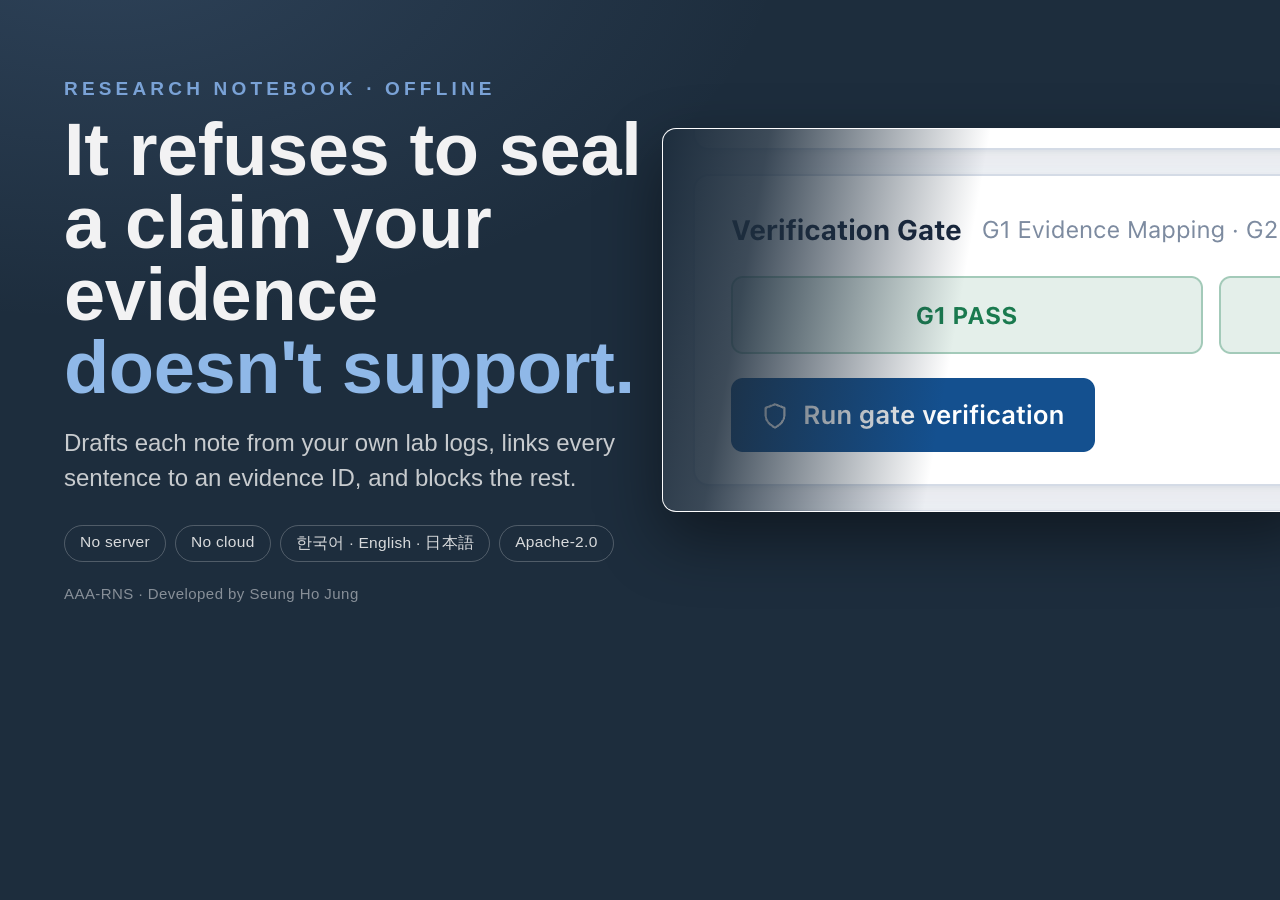
<file: .github/branding/social-preview.html>
<!doctype html><html><head><meta charset="utf-8"><style>
  * { margin:0; padding:0; box-sizing:border-box; }
  html,body { width:1280px; height:640px; overflow:hidden; }
  body {
    background:#1d2d3d;
    font-family:'Barlow','Helvetica Neue',sans-serif;
    color:#f2f2f3; display:flex; align-items:center;
    position:relative;
  }
  /* 왼쪽 위에서 아래로 흐르는 미묘한 광원 — 단색 배경의 밋밋함만 덜어낸다 */
  body::before { content:''; position:absolute; inset:0;
    background:radial-gradient(1100px 620px at 8% -10%, rgba(122,162,214,.18), transparent 62%); }
  .left { width:660px; padding:0 0 0 64px; position:relative; z-index:2; }
  .kicker { font-family:'Barlow Condensed',sans-serif; font-weight:700;
    letter-spacing:.22em; font-size:19px; color:#7aa2d6; margin-bottom:14px; }
  h1 { font-family:'Barlow Condensed',sans-serif; font-weight:700;
    font-size:74px; line-height:.98; letter-spacing:-.005em; margin-bottom:22px; }
  h1 em { font-style:normal; color:#8fb8e8; }
  .sub { font-size:24px; line-height:1.42; color:rgba(242,242,243,.80); margin-bottom:30px; }
  .meta { display:flex; gap:9px; flex-wrap:wrap; }
  .chip { font-size:15.5px; letter-spacing:.02em; padding:7px 15px; border-radius:999px;
    border:1px solid rgba(242,242,243,.24); color:rgba(242,242,243,.88); }
  .dev { position:absolute; left:64px; bottom:38px; font-size:15px;
    color:rgba(242,242,243,.50); letter-spacing:.03em; z-index:2; }
  /* 오른쪽: 실제 화면의 '검증 게이트' 블록만 잘라 보여준다 */
  .shot { position:absolute; right:-30px; top:128px; width:648px; height:384px;
    border-radius:14px; overflow:hidden; z-index:1;
    box-shadow:0 26px 64px rgba(0,0,0,.46); border:1px solid rgba(242,242,243,.14);
    background:#fff; }
  .shot img { position:absolute; width:2560px; left:-470px; top:-955px; }
  .fade { position:absolute; inset:0;
    background:linear-gradient(100deg, #1d2d3d 0%, rgba(29,45,61,.86) 15%, rgba(29,45,61,0) 46%); }
</style></head><body>
  <div class="shot"><img src="../../docs/src/img/en/12-gates.png"><div class="fade"></div></div>
  <div class="left">
    <div class="kicker">RESEARCH NOTEBOOK · OFFLINE</div>
    <h1>It refuses to seal<br>a claim your evidence<br><em>doesn't support.</em></h1>
    <div class="sub">Drafts each note from your own lab logs, links every<br>sentence to an evidence ID, and blocks the rest.</div>
    <div class="meta">
      <span class="chip">No server</span><span class="chip">No cloud</span>
      <span class="chip">한국어 · English · 日本語</span><span class="chip">Apache-2.0</span>
    </div>
  </div>
  <div class="dev">AAA-RNS · Developed by Seung Ho Jung</div>
</body></html>
</file>
<file: css/app.css>
/* ════════════════════════════════════════════════════════════════
 * AAA-RNS · 디자인 시스템
 * Developed by Seung Ho Jung · v2.0 · Apache-2.0 © 2026
 *
 * 기존 AAA-RNS 디자인 언어(3단 표면·상태색 언어·고밀도 정보 위계·
 * 한글 keep-all·mono 좌표계)를 승계하되, 일반 기업 제품 수준으로
 * 정제했다. 아이콘은 인라인 SVG, 파생색은 color-mix 로만 만든다.
 * ════════════════════════════════════════════════════════════════ */

/* ── 테마 토큰 ─────────────────────────────────────────── */
:root, [data-theme="institutional"] {   /* 기본 — 공공·학술 정형 라이트 */
  --bg: #f2f4f8; --bg2: #ffffff; --bg3: #e9edf4;
  --line: #d4dbe6; --line2: #e4e9f1;
  --fg: #17253b; --fg2: #47586f; --fg3: #7d8ba0;
  --acc: #14508f; --acc2: #0e3f73; --acc-soft: #e8f0fa;
  --ok: #1a7a4f; --warn: #935f04; --bad: #b02a41; --info: #4f46a8;
  --y1: #14508f; --y2: #1a7a4f; --y3: #935f04;
  --shadow: 0 1px 2px rgba(23, 37, 59, .06), 0 4px 16px rgba(23, 37, 59, .07);
  --shadow-lg: 0 4px 12px rgba(23, 37, 59, .1), 0 16px 48px rgba(23, 37, 59, .14);
}
[data-theme="paper"] {                  /* 문서형 온백색 */
  --bg: #f5f2ea; --bg2: #fffdf7; --bg3: #ede8dc;
  --line: #dcd4c4; --line2: #e8e2d5;
  --fg: #2b2620; --fg2: #5f574a; --fg3: #8b8172;
  --acc: #8a5d24; --acc2: #6f4a1c; --acc-soft: #f4ead9;
  --ok: #3f7d4e; --warn: #a8700c; --bad: #a63b3b; --info: #5a6ea8;
  --y1: #8a5d24; --y2: #3f7d4e; --y3: #a8700c;
  --shadow: 0 1px 2px rgba(70, 60, 40, .07), 0 4px 16px rgba(70, 60, 40, .08);
  --shadow-lg: 0 4px 12px rgba(70, 60, 40, .11), 0 16px 48px rgba(70, 60, 40, .15);
}
[data-theme="midnight"] {               /* 다크 기본 */
  --bg: #0f1216; --bg2: #161b22; --bg3: #1d242e;
  --line: #2a3341; --line2: #232b37;
  --fg: #e6ecf3; --fg2: #9aa8b8; --fg3: #67788c;
  --acc: #4da3ff; --acc2: #78b9ff; --acc-soft: #16283f;
  --ok: #3ecf8e; --warn: #e8b45e; --bad: #f4708a; --info: #a78bfa;
  --y1: #4da3ff; --y2: #3ecf8e; --y3: #e8b45e;
  --shadow: 0 1px 2px rgba(0, 0, 0, .4), 0 4px 16px rgba(0, 0, 0, .35);
  --shadow-lg: 0 4px 12px rgba(0, 0, 0, .5), 0 16px 48px rgba(0, 0, 0, .5);
}
[data-theme="graphite"] {               /* 중립 무채 다크 */
  --bg: #141414; --bg2: #1b1b1b; --bg3: #242424;
  --line: #343434; --line2: #2b2b2b;
  --fg: #ededed; --fg2: #a3a3a3; --fg3: #707070;
  --acc: #7aa2f7; --acc2: #9db8f9; --acc-soft: #1e2436;
  --ok: #4cbf87; --warn: #e0a458; --bad: #e05263; --info: #9d8df1;
  --y1: #7aa2f7; --y2: #4cbf87; --y3: #e0a458;
  --shadow: 0 1px 2px rgba(0, 0, 0, .5), 0 4px 16px rgba(0, 0, 0, .4);
  --shadow-lg: 0 4px 12px rgba(0, 0, 0, .55), 0 16px 48px rgba(0, 0, 0, .55);
}

:root {
  --r: 8px; --r-sm: 6px; --r-lg: 12px;
  --mono: 'SF Mono', ui-monospace, Menlo, Consolas, monospace;
  --sans: -apple-system, BlinkMacSystemFont, 'Pretendard', 'Apple SD Gothic Neo', 'Malgun Gothic', 'Segoe UI', sans-serif;
}

/* ── 리셋·기본 ─────────────────────────────────────────── */
* { box-sizing: border-box; margin: 0; padding: 0; }
html, body { height: 100%; }
body {
  background: var(--bg); color: var(--fg);
  font: 14px/1.6 var(--sans);
  word-break: keep-all;
  -webkit-font-smoothing: antialiased;
  overflow: hidden;
}
button { font: inherit; cursor: pointer; border: none; background: none; color: inherit; }
select, input, textarea {
  font: inherit; background: var(--bg2); color: var(--fg);
  border: 1px solid var(--line); border-radius: var(--r-sm); padding: 7px 10px;
}
select:focus, input:focus, textarea:focus {
  outline: none; border-color: var(--acc);
  box-shadow: 0 0 0 3px color-mix(in srgb, var(--acc) 18%, transparent);
}
textarea { resize: vertical; min-height: 72px; line-height: 1.65; }
::-webkit-scrollbar { width: 9px; height: 9px; }
::-webkit-scrollbar-thumb { background: color-mix(in srgb, var(--fg3) 45%, transparent); border-radius: 5px; }
::-webkit-scrollbar-track { background: transparent; }
a { color: var(--acc); }
code, .mono { font-family: var(--mono); font-size: .93em; }

/* ══════════════════════════════════════════════════════════
 * 앱 셸 — 좌측 내비 + 상단 헤더 + 본문
 * ══════════════════════════════════════════════════════════ */
#app { height: 100vh; display: flex; }

/* 사이드바 */
#side {
  width: 224px; flex-shrink: 0; display: flex; flex-direction: column;
  background: var(--bg2); border-right: 1px solid var(--line);
}
#brand {
  padding: 18px 18px 14px; border-bottom: 1px solid var(--line2);
}
#brand .t { font-weight: 700; font-size: 15px; letter-spacing: -.2px; }
#brand .s { font-size: 11px; color: var(--fg3); margin-top: 2px; font-family: var(--mono); }
/* 연결된 저장소 표시 — 브랜드 바로 아래 */
#sideStore { display: flex; align-items: center; gap: 7px; margin: 8px 12px 0;
  padding: 7px 10px; border: 1px solid var(--line2); border-radius: 8px;
  font-size: 11px; color: var(--fg2); cursor: pointer; background: var(--bg3);
  transition: border-color .12s; }
#sideStore:hover { border-color: var(--acc); }
#sideStore svg { width: 13px; height: 13px; flex-shrink: 0; opacity: .8; }
#sideStore span:first-of-type { overflow: hidden; text-overflow: ellipsis; white-space: nowrap; flex: 1; }
#sideStore .dotState { width: 7px; height: 7px; border-radius: 50%; background: var(--fg3); flex: none; }
#sideStore .dotState.on { background: var(--ok); }

#nav { flex: 1; overflow-y: auto; padding: 10px 10px; }
.navItem {
  display: flex; align-items: center; gap: 10px; width: 100%;
  padding: 8px 11px; border-radius: var(--r-sm); margin-bottom: 2px;
  color: var(--fg2); font-size: 13.5px; text-align: left;
}
.navItem svg { width: 16px; height: 16px; flex-shrink: 0; opacity: .75; }
.navItem:hover { background: var(--bg3); color: var(--fg); }
.navItem.on {
  background: var(--acc-soft); color: var(--acc); font-weight: 600;
}
.navItem.on svg { opacity: 1; }
.navSec { font-size: 10.5px; font-weight: 700; color: var(--fg3); letter-spacing: .8px;
  padding: 14px 12px 5px; text-transform: uppercase; }
#sideFoot { padding: 12px 16px; border-top: 1px solid var(--line2);
  font-size: 10.5px; color: var(--fg3); line-height: 1.5; }
/* 노트 증거 업로드 드롭존 (온보딩 dropzone 의 소형판) */
.dropMini { display: flex; align-items: center; justify-content: center; gap: 8px;
  border: 1.5px dashed var(--line); border-radius: 10px; padding: 14px;
  color: var(--fg3); font-size: 12.5px; cursor: pointer; margin-top: 10px;
  transition: border-color .15s, background .15s, color .15s; }
.dropMini:hover, .dropMini.over { border-color: var(--acc); color: var(--fg2);
  background: color-mix(in srgb, var(--acc) 5%, transparent); }
.dropMini svg { width: 15px; height: 15px; flex-shrink: 0; }

/* 제작자 표기 — 기존 AAA-RNS 의 #fCred 승계 */
.devCred { display: inline-block; margin-top: 5px; font-style: italic;
  letter-spacing: .3px; cursor: help; }
.devCred b { color: var(--fg2); font-weight: 700; }
.devCred:hover b { color: var(--acc); }

/* 본문 컬럼 */
#main { flex: 1; display: flex; flex-direction: column; min-width: 0; }
#topbar {
  height: 54px; flex-shrink: 0; display: flex; align-items: center; gap: 12px;
  padding: 0 22px; background: var(--bg2); border-bottom: 1px solid var(--line);
}
#topTitle { font-weight: 700; font-size: 15.5px; }
#topMeta { display: flex; gap: 8px; align-items: center; margin-left: 4px; }
#topRight { margin-left: auto; display: flex; gap: 8px; align-items: center; }
#content { flex: 1; overflow-y: auto; padding: 22px 26px 60px; }
.pageW { max-width: 1060px; margin: 0 auto; }

/* ══════════════════════════════════════════════════════════
 * 공통 컴포넌트
 * ══════════════════════════════════════════════════════════ */

/* 카드 */
.card {
  background: var(--bg2); border: 1px solid var(--line); border-radius: var(--r);
  padding: 16px 18px; box-shadow: var(--shadow);
}
.card + .card { margin-top: 12px; }
.cardH { display: flex; align-items: center; gap: 10px; margin-bottom: 10px; }
.cardT { font-weight: 700; font-size: 14px; }
.cardSub { font-size: 12px; color: var(--fg3); }

/* 그리드 */
.grid2 { display: grid; grid-template-columns: 1fr 1fr; gap: 12px; }
.grid3 { display: grid; grid-template-columns: repeat(3, 1fr); gap: 12px; }
.grid4 { display: grid; grid-template-columns: repeat(4, 1fr); gap: 12px; }
@media (max-width: 900px) { .grid3, .grid4 { grid-template-columns: 1fr 1fr; } }

/* 통계 타일 */
.stat { background: var(--bg2); border: 1px solid var(--line); border-radius: var(--r);
  padding: 14px 16px; box-shadow: var(--shadow); }
.stat .v { font-size: 22px; font-weight: 700; letter-spacing: -.4px; font-variant-numeric: tabular-nums; }
.stat .l { font-size: 11.5px; color: var(--fg3); margin-top: 1px; }
.stat .d { font-size: 11px; color: var(--fg2); margin-top: 6px; }

/* 버튼 */
.btn {
  display: inline-flex; align-items: center; gap: 7px;
  padding: 7px 14px; border-radius: var(--r-sm); font-size: 13px; font-weight: 600;
  background: var(--bg3); color: var(--fg); border: 1px solid var(--line);
  transition: background .12s, border-color .12s;
}
.btn:hover { border-color: color-mix(in srgb, var(--fg3) 60%, var(--line)); }
.btn.p { background: var(--acc); border-color: var(--acc); color: #fff; }
.btn.p:hover { background: var(--acc2); border-color: var(--acc2); }
.btn.danger { color: var(--bad); border-color: color-mix(in srgb, var(--bad) 40%, var(--line)); background: color-mix(in srgb, var(--bad) 7%, var(--bg2)); }
.btn.sm { padding: 4px 10px; font-size: 12px; }
.btn:disabled { opacity: .45; cursor: not-allowed; }
.btn svg { width: 14px; height: 14px; }

/* 배지·칩 — 상태색 언어 (sealed=ok / queued=warn / rejected=bad / sign=info) */
.chip {
  display: inline-flex; align-items: center; gap: 5px;
  padding: 2px 9px; border-radius: 20px; font-size: 11.5px; font-weight: 600;
  background: var(--bg3); color: var(--fg2); border: 1px solid var(--line);
  white-space: nowrap;
}
.chip.mono { font-family: var(--mono); font-weight: 500; }
.badge {
  display: inline-flex; align-items: center; gap: 5px;
  padding: 2px 9px; border-radius: 20px; font-size: 11px; font-weight: 700;
  white-space: nowrap;
}
.badge::before { content: ''; width: 6px; height: 6px; border-radius: 50%; background: currentColor; }
.b-ok   { color: var(--ok);   background: color-mix(in srgb, var(--ok) 13%, var(--bg2));   border: 1px solid color-mix(in srgb, var(--ok) 38%, var(--bg2)); }
.b-warn { color: var(--warn); background: color-mix(in srgb, var(--warn) 13%, var(--bg2)); border: 1px solid color-mix(in srgb, var(--warn) 38%, var(--bg2)); }
.b-bad  { color: var(--bad);  background: color-mix(in srgb, var(--bad) 12%, var(--bg2));  border: 1px solid color-mix(in srgb, var(--bad) 38%, var(--bg2)); }
.b-info { color: var(--info); background: color-mix(in srgb, var(--info) 13%, var(--bg2)); border: 1px solid color-mix(in srgb, var(--info) 38%, var(--bg2)); }
.b-mut  { color: var(--fg3);  background: var(--bg3); border: 1px solid var(--line); }
.b-mut::before { background: var(--fg3); }

/* 안내 박스 */
.okBox, .warnBox, .badBox, .infoBox {
  border-radius: var(--r); padding: 11px 14px; font-size: 12.5px; line-height: 1.6;
  border: 1px solid; margin: 10px 0;
}
.okBox   { background: color-mix(in srgb, var(--ok) 7%, var(--bg2));   border-color: color-mix(in srgb, var(--ok) 30%, var(--bg2));   }
.warnBox { background: color-mix(in srgb, var(--warn) 8%, var(--bg2)); border-color: color-mix(in srgb, var(--warn) 32%, var(--bg2)); }
.badBox  { background: color-mix(in srgb, var(--bad) 7%, var(--bg2));  border-color: color-mix(in srgb, var(--bad) 32%, var(--bg2));  }
.infoBox { background: color-mix(in srgb, var(--info) 7%, var(--bg2)); border-color: color-mix(in srgb, var(--info) 30%, var(--bg2)); }

/* 테이블 */
.tblW { overflow-x: auto; border: 1px solid var(--line); border-radius: var(--r); background: var(--bg2); }
table.tbl { width: 100%; border-collapse: collapse; font-size: 12.5px; }
.tbl th {
  text-align: left; padding: 8px 12px; font-size: 11px; font-weight: 700;
  color: var(--fg3); letter-spacing: .3px; background: var(--bg3);
  border-bottom: 1px solid var(--line); white-space: nowrap;
}
.tbl td { padding: 8px 12px; border-bottom: 1px solid var(--line2); vertical-align: top; }
.tbl tr:last-child td { border-bottom: none; }
.tbl tr:hover td { background: color-mix(in srgb, var(--acc) 3%, transparent); }

/* KV 행 */
.kv { display: flex; gap: 10px; padding: 5px 0; font-size: 13px; }
.kv .k { width: 130px; flex-shrink: 0; color: var(--fg3); font-size: 12px; padding-top: 1px; }
.kv .v { flex: 1; min-width: 0; }

/* 폼 */
.fld { margin-bottom: 13px; }
.fld label { display: block; font-size: 12px; font-weight: 600; color: var(--fg2); margin-bottom: 5px; }
.fld input, .fld select, .fld textarea { width: 100%; }
.fld .hint { font-size: 11px; color: var(--fg3); margin-top: 4px; }
.row2 { display: grid; grid-template-columns: 1fr 1fr; gap: 12px; }
.row3 { display: grid; grid-template-columns: 1fr 1fr 1fr; gap: 12px; }

/* 빈 상태 */
.empty {
  text-align: center; padding: 44px 20px; color: var(--fg3); font-size: 13px;
  border: 1px dashed var(--line); border-radius: var(--r); background: var(--bg2);
}

/* 진행 바 */
.pbar { height: 6px; border-radius: 3px; background: var(--bg3); overflow: hidden; }
.pbar > i { display: block; height: 100%; background: var(--acc); border-radius: 3px; transition: width .3s; }
.pbar.ok > i { background: var(--ok); }

/* 세그먼트 토글 */
.seg { display: inline-flex; background: var(--bg3); border: 1px solid var(--line); border-radius: var(--r-sm); padding: 2px; }
.seg button { padding: 4px 12px; font-size: 12px; font-weight: 600; color: var(--fg3); border-radius: 4px; }
.seg button.on { background: var(--bg2); color: var(--fg); box-shadow: 0 1px 3px rgba(0,0,0,.12); }

/* 토스트 */
#toast { position: fixed; right: 20px; bottom: 20px; z-index: 900; display: flex; flex-direction: column; gap: 8px; }
.tst {
  padding: 11px 16px; border-radius: var(--r); font-size: 13px; font-weight: 500;
  background: var(--bg2); border: 1px solid var(--line); box-shadow: var(--shadow-lg);
  border-left: 3px solid var(--fg3); max-width: 380px;
  animation: tstIn .18s ease-out;
}
.tst.ok { border-left-color: var(--ok); }
.tst.warn { border-left-color: var(--warn); }
.tst.err { border-left-color: var(--bad); }
@keyframes tstIn { from { transform: translateY(8px); opacity: 0; } }

/* 모달 */
.mask {
  position: fixed; inset: 0; z-index: 500; display: none;
  background: rgba(10, 16, 26, .45); backdrop-filter: blur(2px);
  align-items: center; justify-content: center; padding: 24px;
}
.mask.on { display: flex; }
.modal {
  background: var(--bg2); border: 1px solid var(--line); border-radius: var(--r-lg);
  box-shadow: var(--shadow-lg); width: 640px; max-width: 100%; max-height: 88vh;
  display: flex; flex-direction: column;
}
.modal.wide { width: 860px; }
.mHead { display: flex; align-items: center; padding: 15px 20px; border-bottom: 1px solid var(--line2); }
.mHead .t { font-weight: 700; font-size: 14.5px; }
.mHead .x { margin-left: auto; color: var(--fg3); font-size: 18px; padding: 2px 8px; border-radius: 6px; }
.mHead .x:hover { background: var(--bg3); color: var(--fg); }
.mBody { padding: 18px 20px; overflow-y: auto; }
.mFoot { padding: 13px 20px; border-top: 1px solid var(--line2); display: flex; gap: 8px; justify-content: flex-end; }

/* ══════════════════════════════════════════════════════════
 * 온보딩
 * ══════════════════════════════════════════════════════════ */
#onboard {
  position: fixed; inset: 0; z-index: 300; overflow-y: auto;
  background: var(--bg);
}
.obWrap { max-width: 760px; margin: 0 auto; padding: 48px 24px 80px; }
/* 간격 설계 — 제품 신원 블록(타이틀·약어·버전)은 촘촘하게 묶고,
   설명문은 신원 블록과 단계 표시의 정확히 중간에 배치한다 (위 22px = 아래 22px) */
.obBrand { text-align: center; margin-bottom: 22px; }
.obBrand .logo {
  width: 58px; height: 58px; border-radius: 15px; margin: 0 auto 16px;
  background: var(--acc); display: flex; align-items: center; justify-content: center;
  box-shadow: 0 8px 24px color-mix(in srgb, var(--acc) 35%, transparent);
}
.obBrand .logo svg { width: 34px; height: 34px; }
.obBrand h1 { font-size: 21px; letter-spacing: -.3px; }
.obBrand p { color: var(--fg2); font-size: 13px; margin-top: 6px; }
/* 약어 해설 부제 — AAA-RNS 가 무슨 뜻인지 첫눈에 보이도록 */
.obAcr { font-family: var(--mono); font-size: 13.5px; color: var(--fg2);
  margin-top: 7px; letter-spacing: .2px; }
/* 버전·개발자 줄 — 약어 줄과 같은 신원 블록이므로 앞 간격(7px)보다 약간 좁게 */
.obVer { font-size: 12px; color: var(--fg3); margin-top: 6px; }
/* 설명문 — 신원 블록에서 분리해 단계 표시와의 중간 지점에 */
.obDesc { margin-top: 22px !important; }

.obSteps { display: flex; justify-content: center; gap: 6px; margin-bottom: 26px; }
.obStep { display: flex; align-items: center; gap: 7px; font-size: 12px; color: var(--fg3); padding: 4px 10px; }
.obStep .n {
  width: 20px; height: 20px; border-radius: 50%; display: flex; align-items: center; justify-content: center;
  background: var(--bg3); border: 1px solid var(--line); font-size: 11px; font-weight: 700;
}
.obStep.on { color: var(--acc); font-weight: 600; }
.obStep.on .n { background: var(--acc); border-color: var(--acc); color: #fff; }
.obStep.done .n { background: color-mix(in srgb, var(--ok) 15%, var(--bg2)); border-color: var(--ok); color: var(--ok); }

.dropzone {
  border: 2px dashed var(--line); border-radius: var(--r-lg); padding: 40px 20px;
  text-align: center; color: var(--fg2); background: var(--bg2);
  transition: border-color .15s, background .15s; cursor: pointer;
}
.dropzone:hover, .dropzone.over { border-color: var(--acc); background: var(--acc-soft); }
.dropzone .big { font-size: 14.5px; font-weight: 600; color: var(--fg); margin: 8px 0 4px; }
.dropzone .fmt { font-size: 11.5px; color: var(--fg3); }
.dropzone svg { width: 34px; height: 34px; color: var(--acc); }

.fileRow {
  display: flex; align-items: center; gap: 10px; padding: 9px 12px;
  border: 1px solid var(--line); border-radius: var(--r-sm); background: var(--bg2);
  margin-top: 8px; font-size: 12.5px;
}
.fileRow .nm { font-weight: 600; flex: 1; min-width: 0; overflow: hidden; text-overflow: ellipsis; white-space: nowrap; }
.fileRow .sz { color: var(--fg3); font-size: 11px; font-family: var(--mono); }

.confTag { font-size: 10px; font-weight: 700; padding: 1px 7px; border-radius: 10px; letter-spacing: .3px; }
.conf-high   { background: color-mix(in srgb, var(--ok) 14%, var(--bg2));   color: var(--ok); }
.conf-medium { background: color-mix(in srgb, var(--warn) 14%, var(--bg2)); color: var(--warn); }
.conf-low, .conf-none { background: color-mix(in srgb, var(--bad) 11%, var(--bg2)); color: var(--bad); }

/* ══════════════════════════════════════════════════════════
 * 플래너·노트 목록
 * ══════════════════════════════════════════════════════════ */
.sprintCard {
  display: flex; align-items: center; gap: 14px; padding: 12px 16px;
  background: var(--bg2); border: 1px solid var(--line); border-radius: var(--r);
  margin-bottom: 8px; cursor: pointer; transition: border-color .12s;
  border-left: 3px solid var(--line);
}
.sprintCard:hover { border-color: var(--acc); }
.sprintCard.now { border-left-color: var(--acc); background: color-mix(in srgb, var(--acc) 4%, var(--bg2)); }
.sprintCard .sid { font-family: var(--mono); font-weight: 700; font-size: 13px; width: 44px; }
.sprintCard .rng { font-family: var(--mono); font-size: 12px; color: var(--fg2); width: 190px; }
.sprintCard .wps { flex: 1; display: flex; gap: 5px; flex-wrap: wrap; }
.sprintCard .wps .chip { font-size: 10.5px; padding: 1px 8px; }

.noteItem {
  display: flex; align-items: center; gap: 12px; padding: 11px 15px;
  background: var(--bg2); border: 1px solid var(--line); border-radius: var(--r);
  margin-bottom: 7px; cursor: pointer;
}
.noteItem:hover { border-color: var(--acc); }
.noteItem .nid { font-family: var(--mono); font-size: 12.5px; font-weight: 600; }
.noteItem .rng { font-size: 11.5px; color: var(--fg3); font-family: var(--mono); }

/* 간트 */
.gantt { overflow-x: auto; }
.gantt svg { display: block; }

/* 게이트 */
.gateBar { display: flex; gap: 8px; margin: 12px 0; }
.gate {
  flex: 1; text-align: center; padding: 9px 6px; border-radius: var(--r-sm);
  font-size: 12px; font-weight: 700; border: 1px solid var(--line);
  background: var(--bg3); color: var(--fg3);
}
.gate.pass { background: color-mix(in srgb, var(--ok) 12%, var(--bg2)); border-color: color-mix(in srgb, var(--ok) 40%, var(--bg2)); color: var(--ok); }
.gate.fail { background: color-mix(in srgb, var(--bad) 10%, var(--bg2)); border-color: color-mix(in srgb, var(--bad) 40%, var(--bg2)); color: var(--bad); }

.viol {
  border: 1px solid var(--line); border-left: 3px solid var(--bad);
  border-radius: var(--r-sm); padding: 10px 13px; margin-bottom: 8px;
  background: var(--bg2); font-size: 12.5px;
}
.viol.normal { border-left-color: var(--warn); }
.viol .vh { font-weight: 700; margin-bottom: 3px; }
.viol .vq {
  font-family: var(--mono); font-size: 11.5px; color: var(--fg2);
  background: var(--bg3); border-radius: 4px; padding: 4px 8px; margin: 5px 0;
  white-space: pre-wrap;
}
.viol .va { color: var(--fg2); font-size: 12px; }
.viol .va b { color: var(--acc); }

/* 증거 인용 */
.evRef {
  display: inline-block; font-family: var(--mono); font-size: 10.5px; font-weight: 700;
  color: var(--acc); background: var(--acc-soft); border-radius: 4px;
  padding: 0 5px; cursor: pointer; margin: 0 1px;
}

/* 노트 정본 뷰 — 테마 무관 고정 라이트 (인쇄 정본 일관성) */
.noteDoc {
  background: #fbfbf9; color: #1a1a1a; border: 1px solid #ddd8cc;
  border-radius: var(--r); padding: 40px 46px; font-size: 13px; line-height: 1.75;
  box-shadow: var(--shadow);
}
.noteDoc h1 { text-align: center; font-size: 21px; letter-spacing: 12px; margin-bottom: 22px; color: #111; }
.noteDoc h2 {
  font-size: 13.5px; margin: 22px 0 9px; padding-bottom: 5px;
  border-bottom: 2px solid #2b2b2b; color: #111;
}
.noteDoc table { width: 100%; border-collapse: collapse; font-size: 12px; margin: 8px 0; }
.noteDoc th, .noteDoc td { border: 1px solid #c9c4b8; padding: 6px 9px; text-align: left; }
.noteDoc th { background: #f0ede4; font-weight: 700; white-space: nowrap; }
.noteDoc .docFoot { margin-top: 26px; padding-top: 10px; border-top: 1px solid #c9c4b8;
  font-size: 10px; color: #888; font-family: var(--mono); }
.noteDoc ul { padding-left: 18px; }
.noteDoc li { margin-bottom: 4px; }

/* 인쇄 */
@media print {
  body * { visibility: hidden; }
  #printArea, #printArea * { visibility: visible; }
  #printArea { position: absolute; inset: 0; }
  .noteDoc { border: none; box-shadow: none; }
  @page { size: A4; margin: 15mm; }
}

/* 에이전트 로스터 */
.agentCard {
  display: flex; gap: 12px; padding: 13px 15px; background: var(--bg2);
  border: 1px solid var(--line); border-radius: var(--r); margin-bottom: 8px;
}
.agentCard .aid {
  font-family: var(--mono); font-weight: 800; font-size: 13px; color: var(--acc);
  width: 38px; flex-shrink: 0; padding-top: 1px;
}
.agentCard .an { font-weight: 700; font-size: 13px; }
.agentCard .al { font-size: 10.5px; color: var(--fg3); margin-left: 6px; }
.agentCard .ar { font-size: 12px; color: var(--fg2); margin-top: 3px; }

/* 지표 카드 */
.metricCard { background: var(--bg2); border: 1px solid var(--line); border-radius: var(--r); padding: 13px 15px; }
.metricCard .mn { font-weight: 700; font-size: 13px; }
.metricCard .mv { font-size: 19px; font-weight: 700; font-variant-numeric: tabular-nums; margin-top: 4px; }
.metricCard .mt { font-size: 11px; color: var(--fg3); }
.metricCard svg { display: block; margin-top: 8px; }

/* 유틸 */
.mut { color: var(--fg3); } .sm { font-size: 12px; } .xs { font-size: 11px; }
.flex { display: flex; align-items: center; gap: 8px; }
.spread { display: flex; align-items: center; justify-content: space-between; gap: 8px; }
.mt8 { margin-top: 8px; } .mt12 { margin-top: 12px; } .mt16 { margin-top: 16px; } .mt24 { margin-top: 24px; }
.mb8 { margin-bottom: 8px; } .mb12 { margin-bottom: 12px; }
.hr { border: none; border-top: 1px solid var(--line2); margin: 14px 0; }
.right { text-align: right; }
.nowrap { white-space: nowrap; }
.clip { overflow: hidden; text-overflow: ellipsis; white-space: nowrap; }

/* 첫 화면(인증·온보딩) 언어 선택기 — 화면 우상단 고정 */
#preLang { position: fixed; top: 18px; right: 22px; z-index: 320; }
#preLang select { padding: 5px 9px; font-size: 12.5px; background: var(--bg2);
  border: 1px solid var(--line); border-radius: var(--r-sm); box-shadow: var(--shadow); }

/* 월간 행 — 클릭 가능 */
.monthRow { cursor: pointer; transition: border-color .12s, box-shadow .12s; }
.monthRow:hover { border-color: var(--acc); }
.monthRow.now { border-color: var(--acc); box-shadow: 0 0 0 2px color-mix(in srgb, var(--acc) 18%, transparent); }
/* 간트 막대 색 (WP 순환) */
.rmBar.gt0 { background: color-mix(in srgb, var(--y1) 62%, var(--bg2)); border-color: var(--y1); }
.rmBar.gt1 { background: color-mix(in srgb, var(--y2) 62%, var(--bg2)); border-color: var(--y2); }
.rmBar.gt2 { background: color-mix(in srgb, var(--y3) 62%, var(--bg2)); border-color: var(--y3); }

/* ══ 로드맵 ══ */
.rmCtrl { display: flex; align-items: center; gap: 8px; flex-wrap: wrap;
  padding: 8px 0 12px; border-bottom: 1px solid var(--line2); margin-bottom: 6px; }
.rmCtrl select, .rmCtrl input[type="date"] { padding: 5px 8px; font-size: 12.5px; }
.rmProg { height: 8px; border-radius: 5px; background: var(--bg3); overflow: hidden; margin-top: 4px; }
.rmProgFill { height: 100%; background: var(--acc); border-radius: 5px; transition: width .3s; }
.rmAxis { position: relative; height: 26px; margin: 6px 0 4px 232px; border-bottom: 1px solid var(--line); }
.rmTick { position: absolute; top: 0; bottom: 0; border-left: 1px dashed var(--line); }
.rmTick span { position: absolute; top: 1px; left: 4px; font-size: 10px; color: var(--fg3); }
.rmMile { position: absolute; bottom: -5px; width: 9px; height: 9px; background: var(--warn);
  transform: translateX(-50%) rotate(45deg); border-radius: 2px; cursor: help; z-index: 3; }
.rmToday { position: absolute; top: 0; bottom: 0; border-left: 2px solid var(--bad); z-index: 1; }
.rmToday.soft { opacity: .4; }
.rmRow { display: flex; align-items: center; padding: 7px 4px; border-bottom: 1px solid var(--line2);
  cursor: pointer; border-radius: 8px; transition: background .12s; }
.rmRow:last-of-type { border-bottom: 0; }
.rmRow:hover { background: color-mix(in srgb, var(--acc) 6%, transparent); }
.rmLabel { width: 228px; flex-shrink: 0; padding: 0 10px 0 4px; font-size: 12.5px;
  display: flex; flex-direction: column; line-height: 1.35; }
.rmLabel b { color: var(--acc); font-size: 11px; letter-spacing: .3px; }
.rmLabel span { overflow: hidden; text-overflow: ellipsis; white-space: nowrap; }
.rmTrack { position: relative; flex: 1; height: 30px; }
.rmBar { position: absolute; top: 8px; height: 14px; border-radius: 7px;
  background: color-mix(in srgb, var(--acc) 16%, var(--bg2));
  border: 1px solid color-mix(in srgb, var(--acc) 42%, var(--bg2)); }
.rmDot { position: absolute; top: 10px; width: 10px; height: 10px; border-radius: 50%;
  transform: translateX(-50%); border: 2px solid var(--fg3); background: var(--bg2);
  z-index: 2; cursor: pointer; }
.rmDot:hover { transform: translateX(-50%) scale(1.35); }
.rmDot.st-sealed { background: var(--ok); border-color: var(--ok); }
.rmDot.st-awaiting_sign, .rmDot.st-advisory { background: var(--warn); border-color: var(--warn); }
.rmDot.st-draft { background: var(--info); border-color: var(--info); }
.rmDot.st-rejected { background: var(--bad); border-color: var(--bad); }
.rmLegend { display: flex; gap: 16px; margin-top: 12px; font-size: 11.5px; color: var(--fg2);
  flex-wrap: wrap; align-items: center; }
.rmLegend .rmDot { position: static; display: inline-block; transform: none;
  vertical-align: -1px; margin-right: 5px; cursor: default; }
.rmLegend .rmDot:hover { transform: none; }

/* 언어 선택기 — 이름 입력 오른쪽 */
#langSel { min-width: 92px; font-size: 12.5px; padding: 6px 8px; }

/* 상단 뒤로가기 */
#topBack { border: 1px solid var(--line); background: var(--bg2); color: var(--fg2);
  width: 28px; height: 28px; border-radius: 8px; cursor: pointer; margin-right: 10px;
  font-size: 15px; line-height: 1; flex-shrink: 0; }
#topBack:hover { color: var(--acc); border-color: var(--acc); }
</file>
